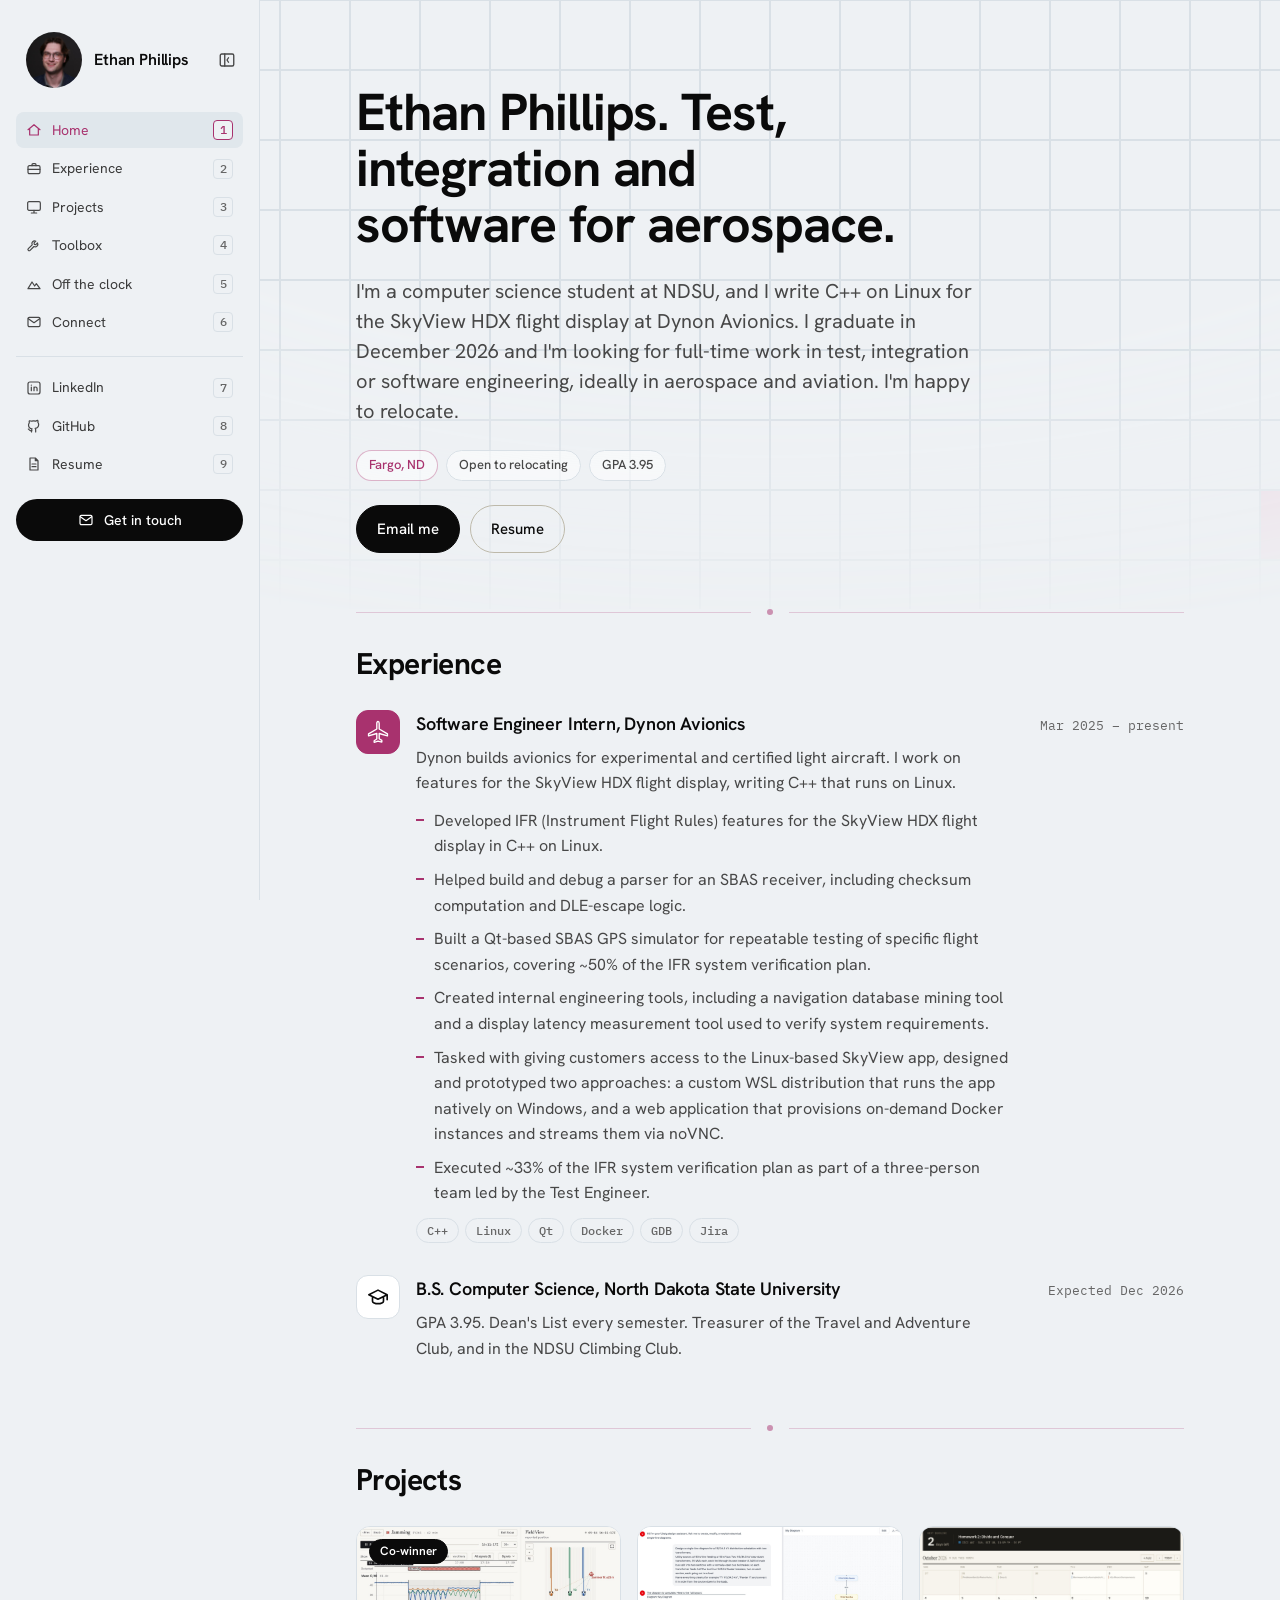
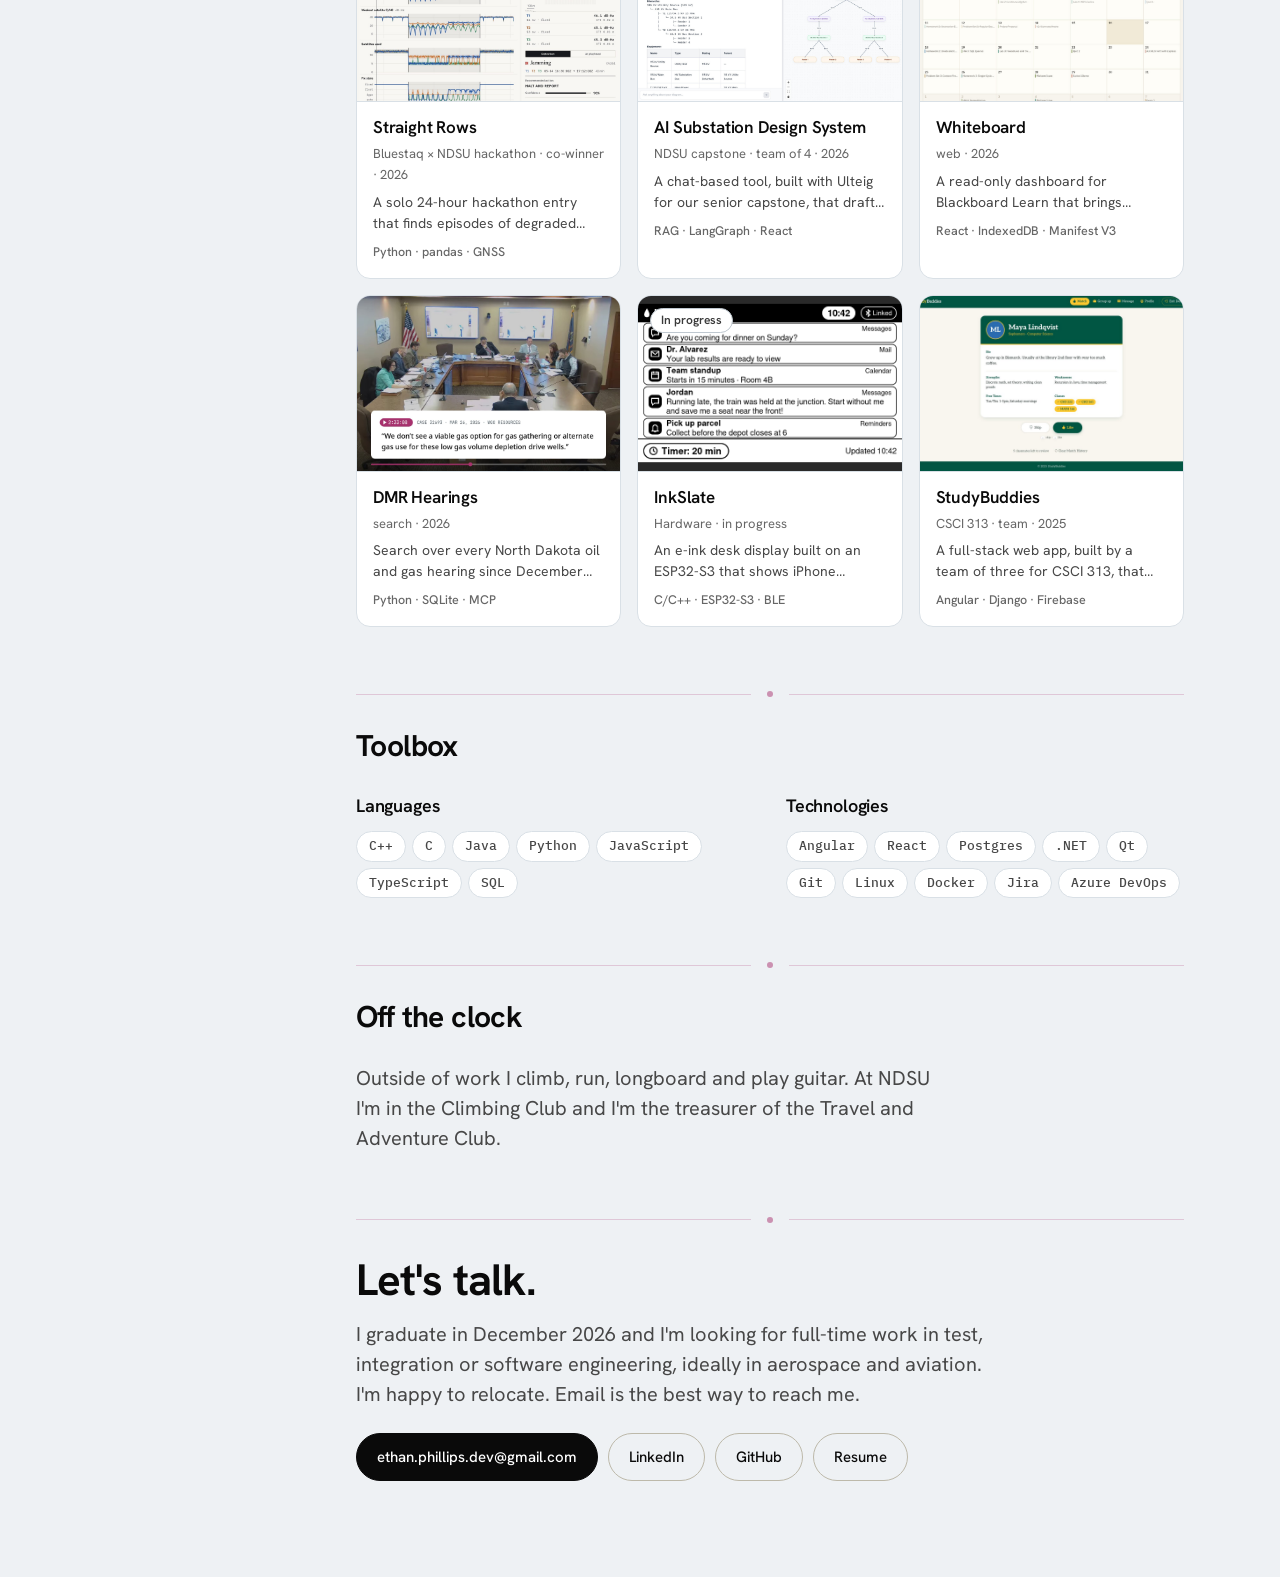
<file: index.html>
<!doctype html>
<html lang="en">
<head>
<meta charset="utf-8">
<meta name="viewport" content="width=device-width, initial-scale=1">
<title>Ethan Phillips | Software, Test &amp; Integration</title>
<meta name="description" content="Ethan Phillips, CS senior at NDSU. C++ on flight displays at Dynon Avionics, plus the simulators and test tools around them. Graduating December 2026, open to relocating.">
<meta name="theme-color" content="#eef1f4">
<link rel="icon" href="data:image/svg+xml,%3Csvg xmlns='http://www.w3.org/2000/svg' viewBox='0 0 32 32'%3E%3Crect width='32' height='32' rx='16' fill='%230a0a0a'/%3E%3Ctext x='16' y='21.5' font-family='Arial' font-weight='700' font-size='15' text-anchor='middle' fill='%23f1f0eb'%3EEP%3C/text%3E%3C/svg%3E">
<link rel="preconnect" href="https://fonts.googleapis.com">
<link rel="preconnect" href="https://fonts.gstatic.com" crossorigin>
<link href="https://fonts.googleapis.com/css2?family=Hanken+Grotesk:ital,wght@0,400;0,500;0,600;0,700;1,400&family=IBM+Plex+Mono:wght@400;500&display=swap" rel="stylesheet">
<script>document.documentElement.classList.add('js')</script>
<link rel="stylesheet" href="styles.css">
</head>
<body>
<a class="skip" href="#main">Skip to content</a>

<div class="shell">

<!-- ============ SIDEBAR ============ -->
<aside class="side" id="side">
  <div class="side-top">
    <div class="who-wrap">
      <button class="avatar" type="button" data-go="top" aria-label="Ethan Phillips, scroll to top"><img src="images/headshot.jpg" alt="" width="120" height="120"></button>
      <div class="who">
        <span class="nm" data-blur>Ethan Phillips</span>
      </div>
    </div>
    <button class="icon-btn collapse" id="collapse" type="button" aria-label="Collapse sidebar" aria-pressed="false">
      <svg viewBox="0 0 24 24" fill="none" aria-hidden="true"><rect x="3" y="4" width="18" height="16" rx="2" stroke="currentColor" stroke-width="1.8"/><path class="chev" d="M9 4v16M14 9l-2 3 2 3" stroke="currentColor" stroke-width="1.8" stroke-linecap="round" stroke-linejoin="round"/></svg>
    </button>
    <a class="talk-mini" href="mailto:ethan.phillips.dev@gmail.com">Get in touch</a>
    <button class="icon-btn burger" id="burger" type="button" aria-label="Open menu" aria-expanded="false">
      <svg viewBox="0 0 24 24" fill="none" aria-hidden="true"><path d="M4 6h16M4 12h16M4 18h16" stroke="currentColor" stroke-width="1.8" stroke-linecap="round"/></svg>
    </button>
  </div>

  <div class="menu-wrap" id="menu">
    <nav class="menu" aria-label="Sections">
      <a class="item" href="#top" data-key="1"><svg viewBox="0 0 24 24" fill="none"><path d="M3 11.5 12 4l9 7.5M5.5 10v9.5h13V10" stroke="currentColor" stroke-width="1.8" stroke-linecap="round" stroke-linejoin="round"/></svg><span class="lab">Home</span><kbd>1</kbd></a>
      <a class="item" href="#experience" data-key="2"><svg viewBox="0 0 24 24" fill="none"><rect x="3" y="7" width="18" height="12" rx="2" stroke="currentColor" stroke-width="1.8"/><path d="M9 7V5.5A1.5 1.5 0 0 1 10.5 4h3A1.5 1.5 0 0 1 15 5.5V7M3 12.5h18" stroke="currentColor" stroke-width="1.8" stroke-linecap="round"/></svg><span class="lab">Experience</span><kbd>2</kbd></a>
      <a class="item" href="#projects" data-key="3"><svg viewBox="0 0 24 24" fill="none"><rect x="2.5" y="4" width="19" height="13" rx="2" stroke="currentColor" stroke-width="1.8"/><path d="M8 21h8M12 17v4" stroke="currentColor" stroke-width="1.8" stroke-linecap="round"/></svg><span class="lab">Projects</span><kbd>3</kbd></a>
      <a class="item" href="#toolbox" data-key="4"><svg viewBox="0 0 24 24" fill="none"><path d="M14.7 6.3a4 4 0 0 0-5.4 5.4L3.5 17.5a1.8 1.8 0 0 0 2.6 2.6l5.8-5.8a4 4 0 0 0 5.4-5.4l-2.6 2.6-2.2-.4-.4-2.2z" stroke="currentColor" stroke-width="1.8" stroke-linejoin="round"/></svg><span class="lab">Toolbox</span><kbd>4</kbd></a>
      <a class="item" href="#about" data-key="5"><svg viewBox="0 0 24 24" fill="none"><path d="m3 19 6-10 4 6 2.5-3.5L21 19z" stroke="currentColor" stroke-width="1.8" stroke-linejoin="round"/></svg><span class="lab">Off the clock</span><kbd>5</kbd></a>
      <a class="item" href="#connect" data-key="6"><svg viewBox="0 0 24 24" fill="none"><rect x="3" y="5" width="18" height="14" rx="2" stroke="currentColor" stroke-width="1.8"/><path d="m3.5 7 8.5 6 8.5-6" stroke="currentColor" stroke-width="1.8" stroke-linecap="round" stroke-linejoin="round"/></svg><span class="lab">Connect</span><kbd>6</kbd></a>
    </nav>

    <nav class="menu" aria-label="Links">
      <a class="item" href="https://www.linkedin.com/in/ethan-phillips27" target="_blank" rel="noopener" data-key="7"><svg viewBox="0 0 24 24" fill="none"><rect x="3" y="3" width="18" height="18" rx="3" stroke="currentColor" stroke-width="1.8"/><path d="M8 10.5V16M8 7.8v.1M12 16v-3.2a2.3 2.3 0 0 1 4.6 0V16M12 10.5V16" stroke="currentColor" stroke-width="1.8" stroke-linecap="round"/></svg><span class="lab">LinkedIn</span><kbd>7</kbd></a>
      <a class="item" href="https://github.com/ethan-phillips26" target="_blank" rel="noopener" data-key="8"><svg viewBox="0 0 24 24" fill="none"><path d="M9 19c-4 1.2-4-2-5.5-2.5M14.5 21v-3.2a2.8 2.8 0 0 0-.8-2.2c2.700-.3 5.300-1.300 5.300-5.800a4.500 4.500 0 0 0-1.200-3.100 4.200 4.200 0 0 0-.1-3.100s-1-.3-3.300 1.200a11.300 11.300 0 0 0-6 0C6.100 3.900 5.100 4.200 5.100 4.200a4.200 4.200 0 0 0-.1 3.100A4.500 4.500 0 0 0 3.800 10.400c0 4.500 2.600 5.500 5.300 5.800a2.800 2.800 0 0 0-.8 2.200V21" stroke="currentColor" stroke-width="1.8" stroke-linecap="round" stroke-linejoin="round"/></svg><span class="lab">GitHub</span><kbd>8</kbd></a>
      <a class="item" href="https://docs.google.com/document/d/1BfpRlP_Sl27fozjAe8JsstnJqhps6gFUvqYwgx23ddA/edit" target="_blank" rel="noopener" data-key="9"><svg viewBox="0 0 24 24" fill="none"><path d="M6 3h8l4 4v14H6zM14 3v4h4M9 12h6M9 16h6" stroke="currentColor" stroke-width="1.8" stroke-linecap="round" stroke-linejoin="round"/></svg><span class="lab">Resume</span><kbd>9</kbd></a>
    </nav>

    <a class="talk" href="mailto:ethan.phillips.dev@gmail.com"><svg viewBox="0 0 24 24" fill="none"><rect x="3" y="5" width="18" height="14" rx="2" stroke="currentColor" stroke-width="1.8"/><path d="m3.5 7 8.5 6 8.5-6" stroke="currentColor" stroke-width="1.8" stroke-linecap="round" stroke-linejoin="round"/></svg><span class="lab">Get in touch</span></a>
  </div>
</aside>

<!-- ============ MAIN ============ -->
<main class="main" id="main">

  <!-- HOME -->
  <section class="hero" id="top">
    <div class="grid-wrap" aria-hidden="true"><div class="grid" id="grid"></div></div>
    <div class="hero-in">
      <h1 data-blur>Ethan Phillips. Test, integration and software for aerospace.</h1>
      <p class="sub" data-blur>I'm a computer science student at NDSU, and I write C++ on Linux for the SkyView HDX flight display at Dynon Avionics. I graduate in December 2026 and I'm looking for full-time work in test, integration or software engineering, ideally in aerospace and aviation. I'm happy to relocate.</p>
      <div class="pills" data-blur>
        <span class="pill">Fargo, ND</span>
        <span class="pill">Open to relocating</span>
        <span class="pill">GPA 3.95</span>
      </div>
      <div class="cta" data-blur>
        <a class="btn solid" href="mailto:ethan.phillips.dev@gmail.com">Email me</a>
        <a class="btn line" href="https://docs.google.com/document/d/1BfpRlP_Sl27fozjAe8JsstnJqhps6gFUvqYwgx23ddA/edit" target="_blank" rel="noopener">Resume</a>
      </div>
    </div>
  </section>

  <div class="rule col" aria-hidden="true"><i></i><b></b><i></i></div>

  <!-- EXPERIENCE -->
  <section class="block" id="experience">
    <div class="col">
      <h2 class="sec">Experience</h2>
      <ol class="timeline">
        <li>
          <span class="av"><svg viewBox="0 0 64 64" fill="none" aria-hidden="true"><path d="M32 4c2 0 3.200 2.400 3.200 5.600V24l22 13.200v5.200L35.200 36v14l7 4.400v4.400L32 56.400 21.800 59.600v-4.400l7-4.400V36L6.800 42.400v-5.200l22-13.200V9.600C28.800 6.400 30 4 32 4z" stroke="currentColor" stroke-width="3.600" stroke-linejoin="round"/></svg></span>
          <div class="tl-body">
            <div class="tl-head"><h3>Software Engineer Intern, Dynon Avionics</h3><span class="date">Mar 2025 – present</span></div>
            <p>Dynon builds avionics for experimental and certified light aircraft. I work on features for the SkyView HDX flight display, writing C++ that runs on Linux.</p>
            <ul class="bul">
              <li>Developed IFR (Instrument Flight Rules) features for the SkyView HDX flight display in C++ on Linux.</li>
              <li>Helped build and debug a parser for an SBAS receiver, including checksum computation and DLE-escape logic.</li>
              <li>Built a Qt-based SBAS GPS simulator for repeatable testing of specific flight scenarios, covering ~50% of the IFR system verification plan.</li>
              <li>Created internal engineering tools, including a navigation database mining tool and a display latency measurement tool used to verify system requirements.</li>
              <li>Tasked with giving customers access to the Linux-based SkyView app, designed and prototyped two approaches: a custom WSL distribution that runs the app natively on Windows, and a web application that provisions on-demand Docker instances and streams them via noVNC.</li>
              <li>Executed ~33% of the IFR system verification plan as part of a three-person team led by the Test Engineer.</li>
            </ul>
            <ul class="tags"><li>C++</li><li>Linux</li><li>Qt</li><li>Docker</li><li>GDB</li><li>Jira</li></ul>
          </div>
        </li>
        <li>
          <span class="av"><svg viewBox="0 0 24 24" fill="none" aria-hidden="true"><path d="M2 9.500 12 4.500l10 5-10 5zM6 12v4.500c0 1.400 2.700 2.800 6 2.800s6-1.400 6-2.800V12M22 9.500v5.500" stroke="currentColor" stroke-width="1.800" stroke-linecap="round" stroke-linejoin="round"/></svg></span>
          <div class="tl-body">
            <div class="tl-head"><h3>B.S. Computer Science, North Dakota State University</h3><span class="date">Expected Dec 2026</span></div>
            <p>GPA 3.95. Dean's List every semester. Treasurer of the Travel and Adventure Club, and in the NDSU Climbing Club.</p>
          </div>
        </li>
      </ol>
    </div>
  </section>

  <div class="rule col" aria-hidden="true"><i></i><b></b><i></i></div>

  <!-- PROJECTS -->
  <section class="block" id="projects">
    <div class="col">
      <h2 class="sec">Projects</h2>
      <div class="pgrid">
        <a class="ptile" href="projects/straight-rows.html">
          <div class="art"><img src="images/straight-rows-tile.jpg" width="1620" height="1080" alt="" loading="lazy"><span class="pbadge solid">Co-winner</span><svg class="go" viewBox="0 0 24 24" width="18" height="18" fill="none" aria-hidden="true"><path d="M7 17 17 7M9 7h8v8" stroke="currentColor" stroke-width="2" stroke-linecap="round" stroke-linejoin="round"/></svg></div>
          <div class="pbody"><h3>Straight Rows</h3><p class="pmeta">Bluestaq × NDSU hackathon · co-winner · 2026</p><p class="psum">A solo 24-hour hackathon entry that finds episodes of degraded GNSS guidance in tractor telemetry and classifies the cause of each one.</p><p class="pstack">Python · pandas · GNSS</p></div>
        </a>

        <a class="ptile" href="projects/substation-design.html">
          <div class="art"><img src="images/substation-tile.jpg" width="1612" height="1075" alt="" loading="lazy"><svg class="go" viewBox="0 0 24 24" width="18" height="18" fill="none" aria-hidden="true"><path d="M7 17 17 7M9 7h8v8" stroke="currentColor" stroke-width="2" stroke-linecap="round" stroke-linejoin="round"/></svg></div>
          <div class="pbody"><h3>AI Substation Design System</h3><p class="pmeta">NDSU capstone · team of 4 · 2026</p><p class="psum">A chat-based tool, built with Ulteig for our senior capstone, that drafts substation single-line diagrams for engineers to refine with follow-up prompts.</p><p class="pstack">RAG · LangGraph · React</p></div>
        </a>

        <a class="ptile" href="projects/whiteboard.html">
          <div class="art"><img src="images/whiteboard-tile.jpg" width="1263" height="842" alt="" loading="lazy"><svg class="go" viewBox="0 0 24 24" width="18" height="18" fill="none" aria-hidden="true"><path d="M7 17 17 7M9 7h8v8" stroke="currentColor" stroke-width="2" stroke-linecap="round" stroke-linejoin="round"/></svg></div>
          <div class="pbody"><h3>Whiteboard</h3><p class="pmeta">web · 2026</p><p class="psum">A read-only dashboard for Blackboard Learn that brings deadlines, grades and announcements from every course into one view, with all data kept in the browser.</p><p class="pstack">React · IndexedDB · Manifest V3</p></div>
        </a>

        <a class="ptile" href="projects/dmr-hearings.html">
          <div class="art"><img src="images/dmr-tile.jpg" width="1500" height="1000" alt="" loading="lazy"><svg class="go" viewBox="0 0 24 24" width="18" height="18" fill="none" aria-hidden="true"><path d="M7 17 17 7M9 7h8v8" stroke="currentColor" stroke-width="2" stroke-linecap="round" stroke-linejoin="round"/></svg></div>
          <div class="pbody"><h3>DMR Hearings</h3><p class="pmeta">search · 2026</p><p class="psum">Search over every North Dakota oil and gas hearing since December 2021, with each result linked to the exact moment in the recording.</p><p class="pstack">Python · SQLite · MCP</p></div>
        </a>

        <a class="ptile" href="projects/inkslate.html">
          <div class="art"><img src="images/inkslate-tile.png" width="1200" height="800" alt="" loading="lazy"><span class="pbadge">In progress</span><svg class="go" viewBox="0 0 24 24" width="18" height="18" fill="none" aria-hidden="true"><path d="M7 17 17 7M9 7h8v8" stroke="currentColor" stroke-width="2" stroke-linecap="round" stroke-linejoin="round"/></svg></div>
          <div class="pbody"><h3>InkSlate</h3><p class="pmeta">Hardware · in progress</p><p class="psum">An e-ink desk display built on an ESP32-S3 that shows iPhone notifications over Bluetooth Low Energy and runs a countdown timer.</p><p class="pstack">C/C++ · ESP32-S3 · BLE</p></div>
        </a>

        <a class="ptile" href="projects/studybuddies.html">
          <div class="art"><img src="images/studybuddies-tile.jpg" width="1200" height="800" alt="" loading="lazy"><svg class="go" viewBox="0 0 24 24" width="18" height="18" fill="none" aria-hidden="true"><path d="M7 17 17 7M9 7h8v8" stroke="currentColor" stroke-width="2" stroke-linecap="round" stroke-linejoin="round"/></svg></div>
          <div class="pbody"><h3>StudyBuddies</h3><p class="pmeta">CSCI 313 · team · 2025</p><p class="psum">A full-stack web app, built by a team of three for CSCI 313, that pairs students as study partners based on the classes they share.</p><p class="pstack">Angular · Django · Firebase</p></div>
        </a>
      </div>
    </div>
  </section>

  <div class="rule col" aria-hidden="true"><i></i><b></b><i></i></div>

  <!-- TOOLBOX -->
  <section class="block" id="toolbox">
    <div class="col">
      <h2 class="sec">Toolbox</h2>
      <div class="tool-grid">
        <div>
          <h3>Languages</h3>
          <ul class="tags big"><li>C++</li><li>C</li><li>Java</li><li>Python</li><li>JavaScript</li><li>TypeScript</li><li>SQL</li></ul>
        </div>
        <div>
          <h3>Technologies</h3>
          <ul class="tags big"><li>Angular</li><li>React</li><li>Postgres</li><li>.NET</li><li>Qt</li><li>Git</li><li>Linux</li><li>Docker</li><li>Jira</li><li>Azure DevOps</li></ul>
        </div>
      </div>
    </div>
  </section>

  <div class="rule col" aria-hidden="true"><i></i><b></b><i></i></div>

  <!-- ABOUT -->
  <section class="block" id="about">
    <div class="col">
      <h2 class="sec">Off the clock</h2>
      <p class="lead">Outside of work I climb, run, longboard and play guitar. At NDSU I'm in the Climbing Club and I'm the treasurer of the Travel and Adventure Club.</p>
    </div>
  </section>

  <div class="rule col" aria-hidden="true"><i></i><b></b><i></i></div>

  <!-- CONNECT -->
  <section class="block last" id="connect">
    <div class="col">
      <h2 class="sec big">Let's talk.</h2>
      <p class="lead">I graduate in December 2026 and I'm looking for full-time work in test, integration or software engineering, ideally in aerospace and aviation. I'm happy to relocate. Email is the best way to reach me.</p>
      <div class="cta">
        <a class="btn solid" href="mailto:ethan.phillips.dev@gmail.com">ethan.phillips.dev@gmail.com</a>
        <a class="btn line" href="https://www.linkedin.com/in/ethan-phillips27" target="_blank" rel="noopener">LinkedIn</a>
        <a class="btn line" href="https://github.com/ethan-phillips26" target="_blank" rel="noopener">GitHub</a>
        <a class="btn line" href="https://docs.google.com/document/d/1BfpRlP_Sl27fozjAe8JsstnJqhps6gFUvqYwgx23ddA/edit" target="_blank" rel="noopener">Resume</a>
      </div>
    </div>
  </section>

</main>
</div>

<dialog class="lb" id="lb" aria-label="Screenshot"><button class="lb-x" type="button" aria-label="Close">Close</button><img alt=""></dialog>
<script src="main.js"></script>
</body>
</html>
</file>
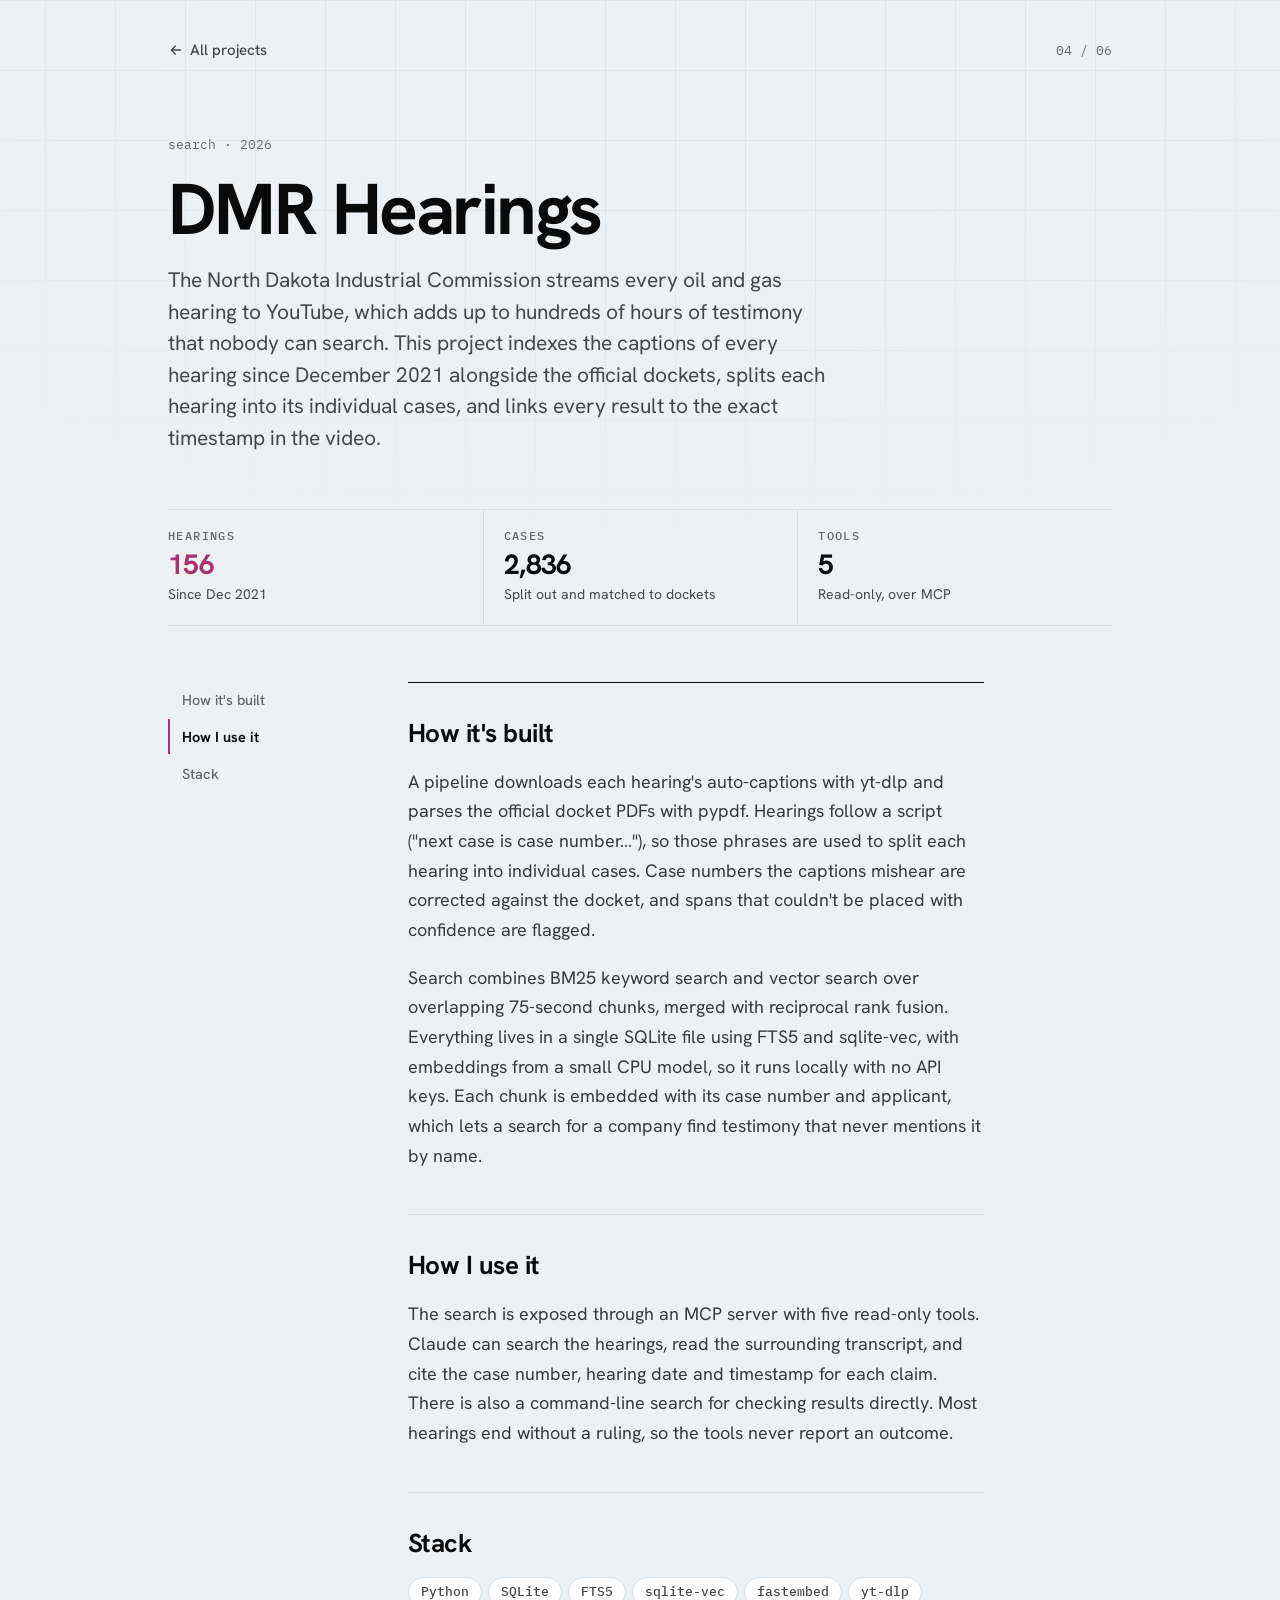
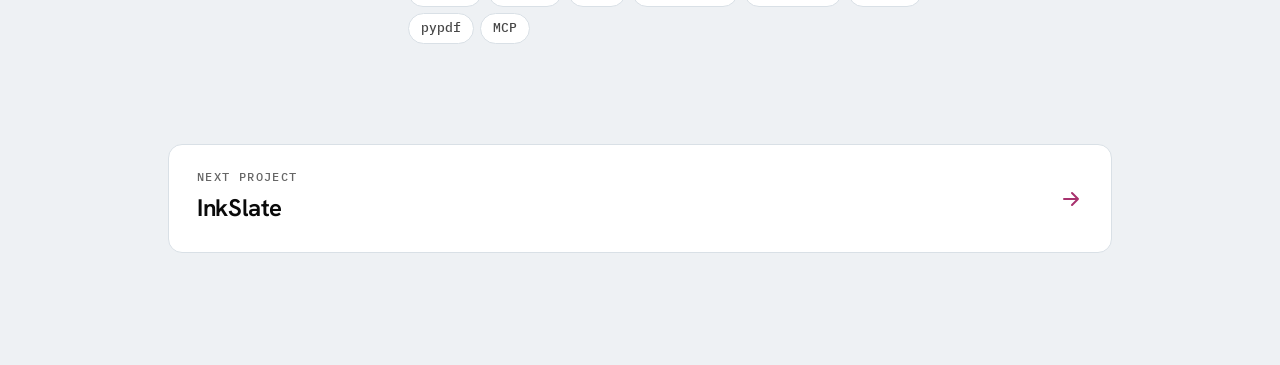
<file: projects/dmr-hearings.html>
<!doctype html>
<html lang="en">
<head>
<meta charset="utf-8">
<meta name="viewport" content="width=device-width, initial-scale=1">
<title>DMR Hearings | Ethan Phillips</title>
<meta name="description" content="Search across five years of ND oil and gas hearings, with every result linked to its moment in the recording.">
<meta name="theme-color" content="#eef1f4">
<link rel="preconnect" href="https://fonts.googleapis.com">
<link rel="preconnect" href="https://fonts.gstatic.com" crossorigin>
<link href="https://fonts.googleapis.com/css2?family=Hanken+Grotesk:ital,wght@0,400;0,500;0,600;0,700;1,400&family=IBM+Plex+Mono:wght@400;500&display=swap" rel="stylesheet">
<link rel="stylesheet" href="../styles.css">
</head>
<body class="pp">
<a class="skip" href="#main">Skip to content</a>
<main class="pp-main" id="main">
  <div class="pp-top"><a class="back" href="../index.html#projects"><svg viewBox="0 0 24 24" width="16" height="16" fill="none" aria-hidden="true"><path d="M19 12H5M11 6l-6 6 6 6" stroke="currentColor" stroke-width="2" stroke-linecap="round" stroke-linejoin="round"/></svg>All projects</a><span class="pp-count">04 / 06</span></div>
  <header class="pp-head">
    <div class="pp-eyebrow"><span class="meta">search · 2026</span></div>
    <h1>DMR Hearings</h1>
    <p class="pp-lede">The North Dakota Industrial Commission streams every oil and gas hearing to YouTube, which adds up to hundreds of hours of testimony that nobody can search. This project indexes the captions of every hearing since December 2021 alongside the official dockets, splits each hearing into its individual cases, and links every result to the exact timestamp in the video.</p>
    
  </header>
  <dl class="pp-facts"><div><dt>Hearings</dt><dd class="n hi">156</dd><dd class="s">Since Dec 2021</dd></div><div><dt>Cases</dt><dd class="n">2,836</dd><dd class="s">Split out and matched to dockets</dd></div><div><dt>Tools</dt><dd class="n">5</dd><dd class="s">Read-only, over MCP</dd></div></dl>
  <div class="pp-body">
    <nav class="pp-index" aria-label="On this page"><a href="#how">How it&#x27;s built</a><a href="#use">How I use it</a><a href="#stack">Stack</a></nav>
    <div class="pp-sections"><section id="how"><h2>How it&#x27;s built</h2><p>A pipeline downloads each hearing's auto-captions with yt-dlp and parses the official docket PDFs with pypdf. Hearings follow a script (&quot;next case is case number&hellip;&quot;), so those phrases are used to split each hearing into individual cases. Case numbers the captions mishear are corrected against the docket, and spans that couldn't be placed with confidence are flagged.</p><p>Search combines BM25 keyword search and vector search over overlapping 75-second chunks, merged with reciprocal rank fusion. Everything lives in a single SQLite file using FTS5 and sqlite-vec, with embeddings from a small CPU model, so it runs locally with no API keys. Each chunk is embedded with its case number and applicant, which lets a search for a company find testimony that never mentions it by name.</p></section><section id="use"><h2>How I use it</h2><p>The search is exposed through an MCP server with five read-only tools. Claude can search the hearings, read the surrounding transcript, and cite the case number, hearing date and timestamp for each claim. There is also a command-line search for checking results directly. Most hearings end without a ruling, so the tools never report an outcome.</p></section><section id="stack"><h2>Stack</h2><ul class="tags big"><li>Python</li><li>SQLite</li><li>FTS5</li><li>sqlite-vec</li><li>fastembed</li><li>yt-dlp</li><li>pypdf</li><li>MCP</li></ul></section></div>
  </div>
<a class="pp-next" href="inkslate.html"><span><span class="pp-next-k">Next project</span><span class="pp-next-t">InkSlate</span></span><svg viewBox="0 0 24 24" width="24" height="24" fill="none" aria-hidden="true"><path d="M5 12h14M13 6l6 6-6 6" stroke="currentColor" stroke-width="2" stroke-linecap="round" stroke-linejoin="round"/></svg></a>
</main>
<script>
(function(){var l=[].slice.call(document.querySelectorAll('.pp-index a'));if(!('IntersectionObserver' in window))return;
var o=new IntersectionObserver(function(e){e.forEach(function(x){if(x.isIntersecting){l.forEach(function(a){a.removeAttribute('aria-current');if(a.getAttribute('href')==='#'+x.target.id)a.setAttribute('aria-current','true')})}})},{rootMargin:'-20% 0px -70% 0px'});
document.querySelectorAll('.pp-sections section').forEach(function(s){o.observe(s)})})();
</script>
</body>
</html>
</file>
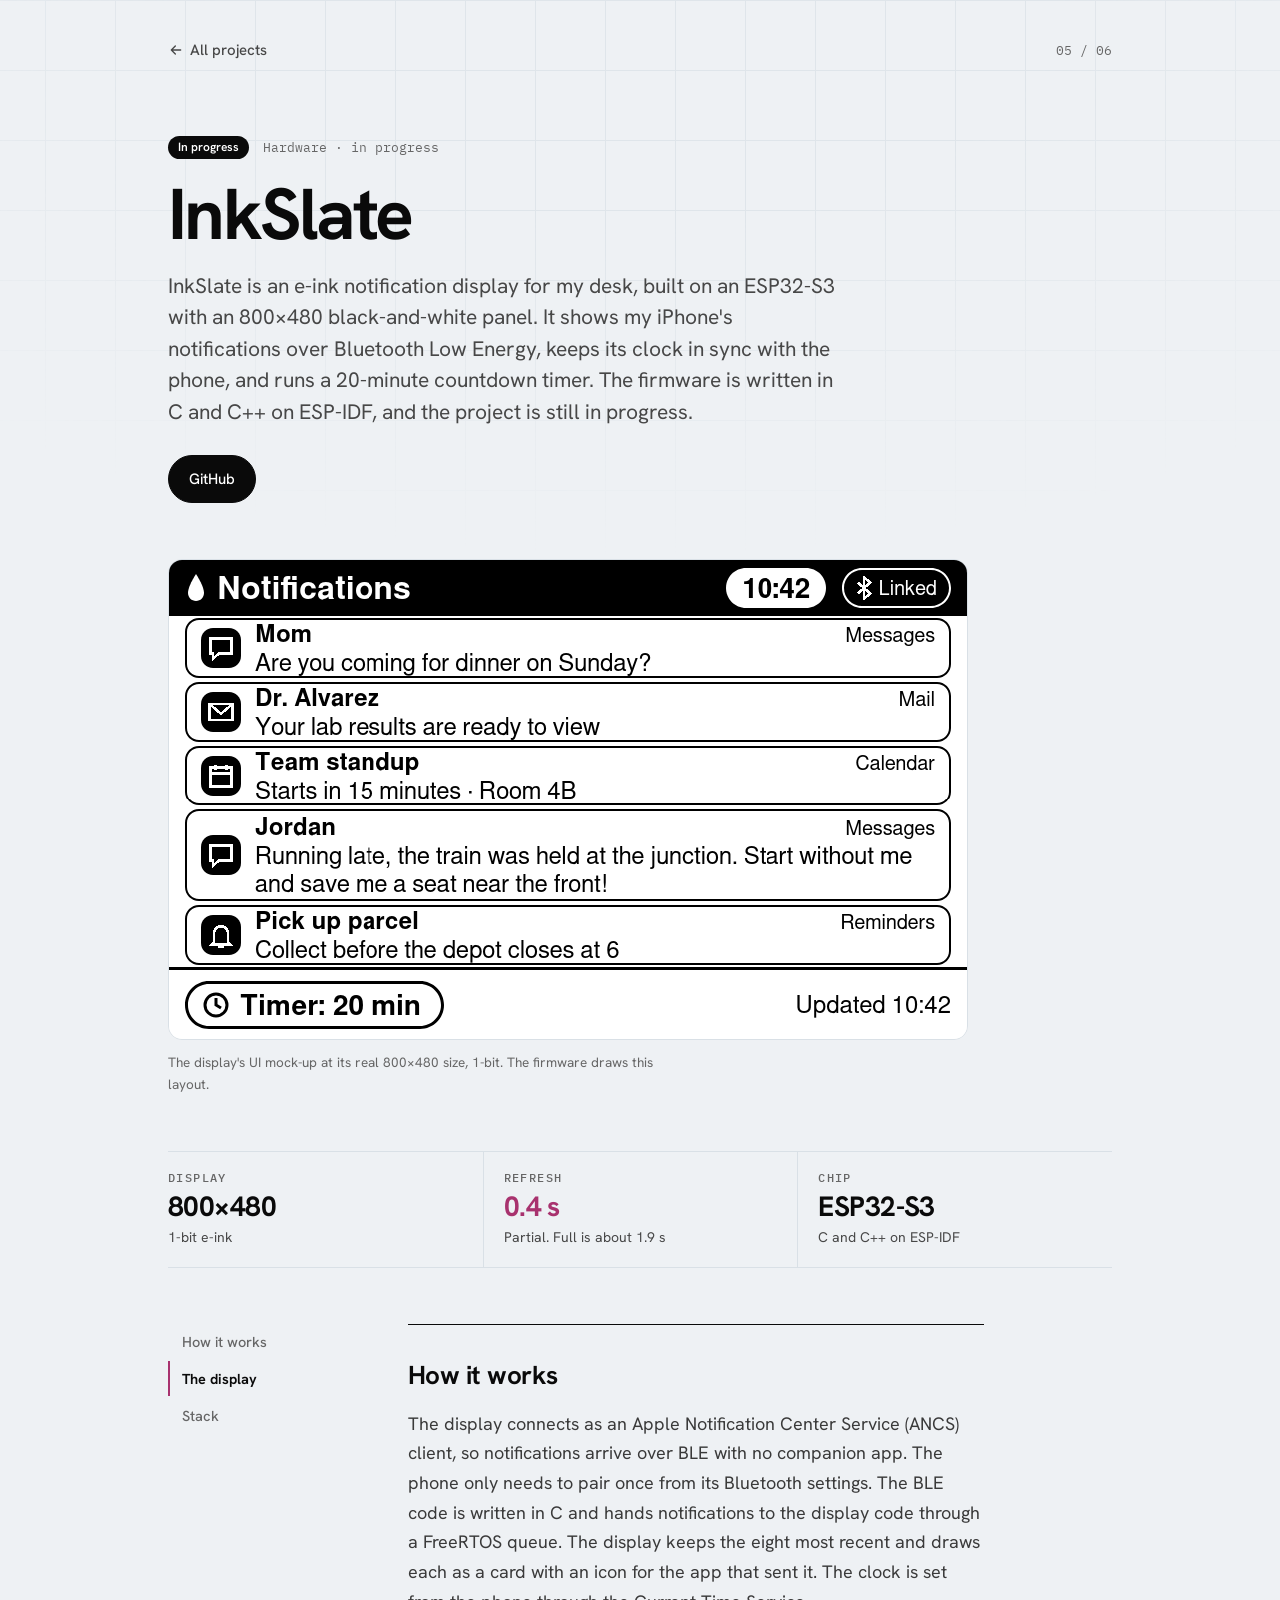
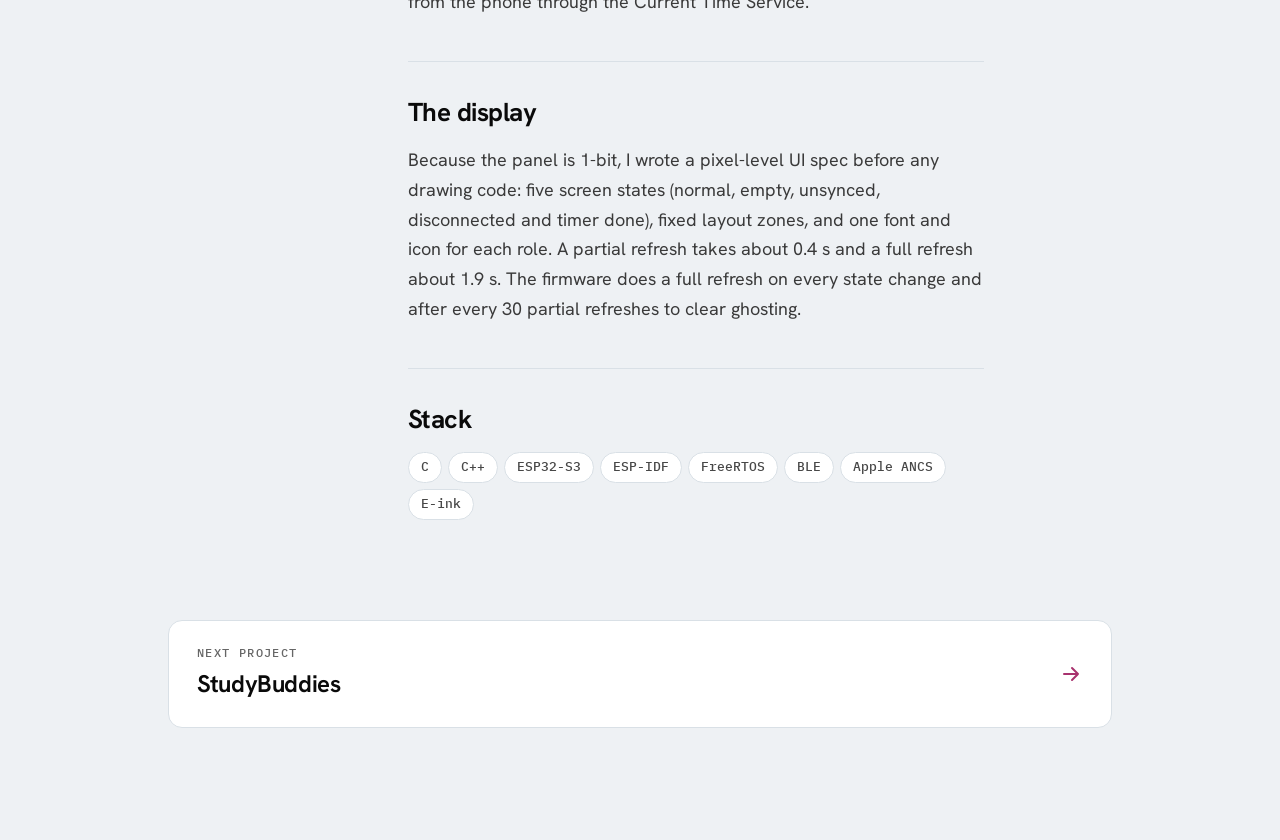
<file: projects/inkslate.html>
<!doctype html>
<html lang="en">
<head>
<meta charset="utf-8">
<meta name="viewport" content="width=device-width, initial-scale=1">
<title>InkSlate | Ethan Phillips</title>
<meta name="description" content="An e-ink desk display that shows iPhone notifications over Bluetooth.">
<meta name="theme-color" content="#eef1f4">
<link rel="preconnect" href="https://fonts.googleapis.com">
<link rel="preconnect" href="https://fonts.gstatic.com" crossorigin>
<link href="https://fonts.googleapis.com/css2?family=Hanken+Grotesk:ital,wght@0,400;0,500;0,600;0,700;1,400&family=IBM+Plex+Mono:wght@400;500&display=swap" rel="stylesheet">
<link rel="stylesheet" href="../styles.css">
</head>
<body class="pp">
<a class="skip" href="#main">Skip to content</a>
<main class="pp-main" id="main">
  <div class="pp-top"><a class="back" href="../index.html#projects"><svg viewBox="0 0 24 24" width="16" height="16" fill="none" aria-hidden="true"><path d="M19 12H5M11 6l-6 6 6 6" stroke="currentColor" stroke-width="2" stroke-linecap="round" stroke-linejoin="round"/></svg>All projects</a><span class="pp-count">05 / 06</span></div>
  <header class="pp-head">
    <div class="pp-eyebrow"><span class="pp-badge">In progress</span><span class="meta">Hardware · in progress</span></div>
    <h1>InkSlate</h1>
    <p class="pp-lede">InkSlate is an e-ink notification display for my desk, built on an ESP32-S3 with an 800&times;480 black-and-white panel. It shows my iPhone&#x27;s notifications over Bluetooth Low Energy, keeps its clock in sync with the phone, and runs a 20-minute countdown timer. The firmware is written in C and C++ on ESP-IDF, and the project is still in progress.</p>
    <div class="cta"><a class="btn solid" href="https://github.com/ethan-phillips26/InkSlate" target="_blank" rel="noopener">GitHub</a></div>
  </header>
  <figure class="hero-fig"><img class="hero-img" src="../images/inkslate-ui.png" width="800" height="480" alt="The InkSlate display in its normal state: a header with the time and a Linked Bluetooth pill, a list of notification cards, and a timer pill in the footer"><figcaption>The display&#x27;s UI mock-up at its real 800&times;480 size, 1-bit. The firmware draws this layout.</figcaption></figure>
  <dl class="pp-facts"><div><dt>Display</dt><dd class="n">800×480</dd><dd class="s">1-bit e-ink</dd></div><div><dt>Refresh</dt><dd class="n hi">0.4 s</dd><dd class="s">Partial. Full is about 1.9 s</dd></div><div><dt>Chip</dt><dd class="n">ESP32-S3</dd><dd class="s">C and C++ on ESP-IDF</dd></div></dl>
    <div class="pp-body">
    <nav class="pp-index" aria-label="On this page"><a href="#how">How it works</a><a href="#ui">The display</a><a href="#stack">Stack</a></nav>
    <div class="pp-sections"><section id="how"><h2>How it works</h2><p>The display connects as an Apple Notification Center Service (ANCS) client, so notifications arrive over BLE with no companion app. The phone only needs to pair once from its Bluetooth settings. The BLE code is written in C and hands notifications to the display code through a FreeRTOS queue. The display keeps the eight most recent and draws each as a card with an icon for the app that sent it. The clock is set from the phone through the Current Time Service.</p></section><section id="ui"><h2>The display</h2><p>Because the panel is 1-bit, I wrote a pixel-level UI spec before any drawing code: five screen states (normal, empty, unsynced, disconnected and timer done), fixed layout zones, and one font and icon for each role. A partial refresh takes about 0.4 s and a full refresh about 1.9 s. The firmware does a full refresh on every state change and after every 30 partial refreshes to clear ghosting.</p></section><section id="stack"><h2>Stack</h2><ul class="tags big"><li>C</li><li>C++</li><li>ESP32-S3</li><li>ESP-IDF</li><li>FreeRTOS</li><li>BLE</li><li>Apple ANCS</li><li>E-ink</li></ul></section></div>
  </div>
<a class="pp-next" href="studybuddies.html"><span><span class="pp-next-k">Next project</span><span class="pp-next-t">StudyBuddies</span></span><svg viewBox="0 0 24 24" width="24" height="24" fill="none" aria-hidden="true"><path d="M5 12h14M13 6l6 6-6 6" stroke="currentColor" stroke-width="2" stroke-linecap="round" stroke-linejoin="round"/></svg></a>
</main>
<script>
(function(){var l=[].slice.call(document.querySelectorAll('.pp-index a'));if(!('IntersectionObserver' in window))return;
var o=new IntersectionObserver(function(e){e.forEach(function(x){if(x.isIntersecting){l.forEach(function(a){a.removeAttribute('aria-current');if(a.getAttribute('href')==='#'+x.target.id)a.setAttribute('aria-current','true')})}})},{rootMargin:'-20% 0px -70% 0px'});
document.querySelectorAll('.pp-sections section').forEach(function(s){o.observe(s)})})();
</script>
</body>
</html>
</file>
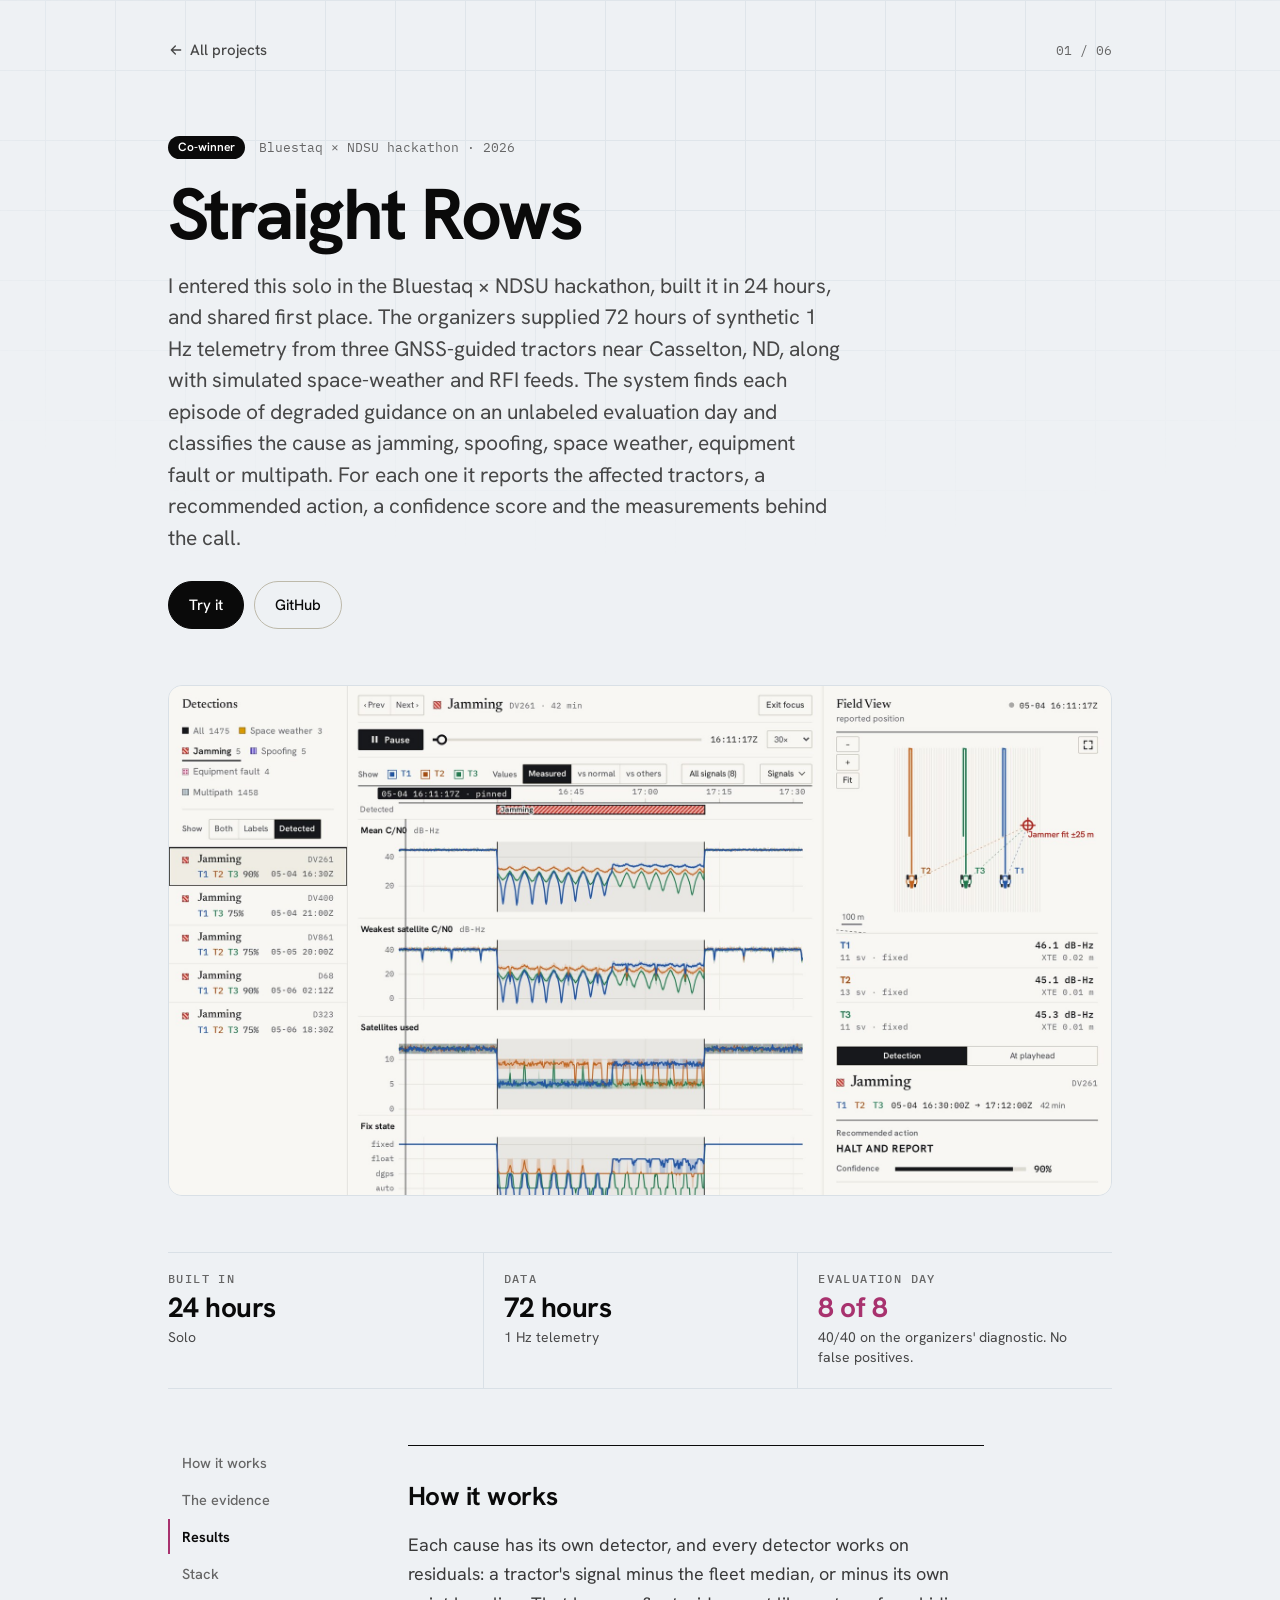
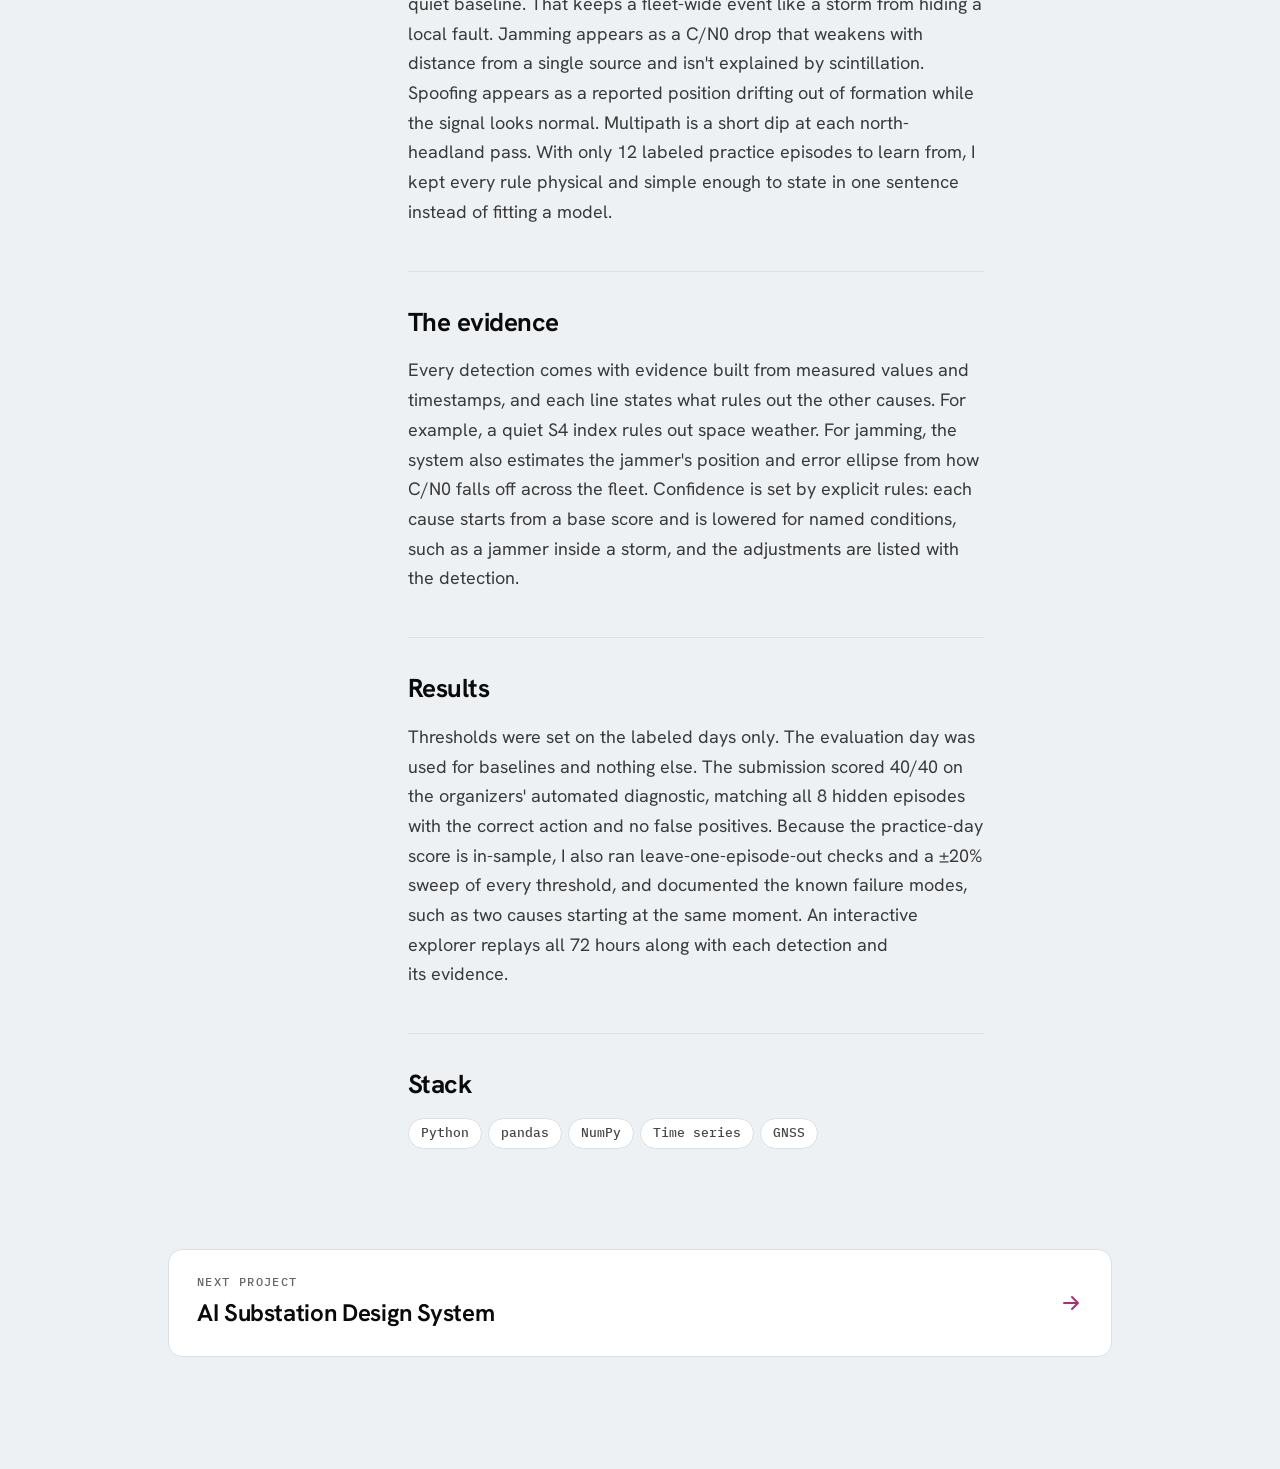
<file: projects/straight-rows.html>
<!doctype html>
<html lang="en">
<head>
<meta charset="utf-8">
<meta name="viewport" content="width=device-width, initial-scale=1">
<title>Straight Rows | Ethan Phillips</title>
<meta name="description" content="Detects and classifies GNSS guidance faults across a simulated tractor fleet.">
<meta name="theme-color" content="#eef1f4">
<link rel="preconnect" href="https://fonts.googleapis.com">
<link rel="preconnect" href="https://fonts.gstatic.com" crossorigin>
<link href="https://fonts.googleapis.com/css2?family=Hanken+Grotesk:ital,wght@0,400;0,500;0,600;0,700;1,400&family=IBM+Plex+Mono:wght@400;500&display=swap" rel="stylesheet">
<link rel="stylesheet" href="../styles.css">
</head>
<body class="pp">
<a class="skip" href="#main">Skip to content</a>
<main class="pp-main" id="main">
  <div class="pp-top"><a class="back" href="../index.html#projects"><svg viewBox="0 0 24 24" width="16" height="16" fill="none" aria-hidden="true"><path d="M19 12H5M11 6l-6 6 6 6" stroke="currentColor" stroke-width="2" stroke-linecap="round" stroke-linejoin="round"/></svg>All projects</a><span class="pp-count">01 / 06</span></div>
  <header class="pp-head">
    <div class="pp-eyebrow"><span class="pp-badge">Co-winner</span><span class="meta">Bluestaq × NDSU hackathon · 2026</span></div>
    <h1>Straight Rows</h1>
    <p class="pp-lede">I entered this solo in the Bluestaq &times; NDSU hackathon, built it in 24 hours, and shared first place. The organizers supplied 72 hours of synthetic 1 Hz telemetry from three GNSS-guided tractors near Casselton, ND, along with simulated space-weather and RFI feeds. The system finds each episode of degraded guidance on an unlabeled evaluation day and classifies the cause as jamming, spoofing, space weather, equipment fault or multipath. For each one it reports the affected tractors, a recommended action, a confidence score and the measurements behind the call.</p>
    <div class="cta"><a class="btn solid" href="https://ethanphillips.dev/straight-rows-hackathon" target="_blank" rel="noopener">Try it</a><a class="btn line" href="https://github.com/ethan-phillips26/straight-rows-hackathon" target="_blank" rel="noopener">GitHub</a></div>
  </header>
  <img class="hero-img" src="../images/straight-rows.jpg" width="2000" height="1080" alt="The Straight Rows explorer on a jamming detection: the detection list, mean and weakest-satellite C/N0 charts with the jamming episode shaded, the field view with three tractors and the fitted jammer position, and the start of the written evidence.">
  <dl class="pp-facts"><div><dt>Built in</dt><dd class="n">24 hours</dd><dd class="s">Solo</dd></div><div><dt>Data</dt><dd class="n">72 hours</dd><dd class="s">1 Hz telemetry</dd></div><div><dt>Evaluation day</dt><dd class="n hi">8 of 8</dd><dd class="s">40/40 on the organizers&#x27; diagnostic. No false positives.</dd></div></dl>
    <div class="pp-body">
    <nav class="pp-index" aria-label="On this page"><a href="#how">How it works</a><a href="#evidence">The evidence</a><a href="#results">Results</a><a href="#stack">Stack</a></nav>
    <div class="pp-sections"><section id="how"><h2>How it works</h2><p>Each cause has its own detector, and every detector works on residuals: a tractor's signal minus the fleet median, or minus its own quiet baseline. That keeps a fleet-wide event like a storm from hiding a local fault. Jamming appears as a C/N0 drop that weakens with distance from a single source and isn't explained by scintillation. Spoofing appears as a reported position drifting out of formation while the signal looks normal. Multipath is a short dip at each north-headland pass. With only 12 labeled practice episodes to learn from, I kept every rule physical and simple enough to state in one sentence instead of fitting a model.</p></section><section id="evidence"><h2>The evidence</h2><p>Every detection comes with evidence built from measured values and timestamps, and each line states what rules out the other causes. For example, a quiet S4 index rules out space weather. For jamming, the system also estimates the jammer's position and error ellipse from how C/N0 falls off across the fleet. Confidence is set by explicit rules: each cause starts from a base score and is lowered for named conditions, such as a jammer inside a storm, and the adjustments are listed with the detection.</p></section><section id="results"><h2>Results</h2><p>Thresholds were set on the labeled days only. The evaluation day was used for baselines and nothing else. The submission scored 40/40 on the organizers' automated diagnostic, matching all 8 hidden episodes with the correct action and no false positives. Because the practice-day score is in-sample, I also ran leave-one-episode-out checks and a &plusmn;20% sweep of every threshold, and documented the known failure modes, such as two causes starting at the same moment. An interactive explorer replays all 72 hours along with each detection and its evidence.</p></section><section id="stack"><h2>Stack</h2><ul class="tags big"><li>Python</li><li>pandas</li><li>NumPy</li><li>Time series</li><li>GNSS</li></ul></section></div>
  </div>
<a class="pp-next" href="substation-design.html"><span><span class="pp-next-k">Next project</span><span class="pp-next-t">AI Substation Design System</span></span><svg viewBox="0 0 24 24" width="24" height="24" fill="none" aria-hidden="true"><path d="M5 12h14M13 6l6 6-6 6" stroke="currentColor" stroke-width="2" stroke-linecap="round" stroke-linejoin="round"/></svg></a>
</main>
<script>
(function(){var l=[].slice.call(document.querySelectorAll('.pp-index a'));if(!('IntersectionObserver' in window))return;
var o=new IntersectionObserver(function(e){e.forEach(function(x){if(x.isIntersecting){l.forEach(function(a){a.removeAttribute('aria-current');if(a.getAttribute('href')==='#'+x.target.id)a.setAttribute('aria-current','true')})}})},{rootMargin:'-20% 0px -70% 0px'});
document.querySelectorAll('.pp-sections section').forEach(function(s){o.observe(s)})})();
</script>
</body>
</html>
</file>
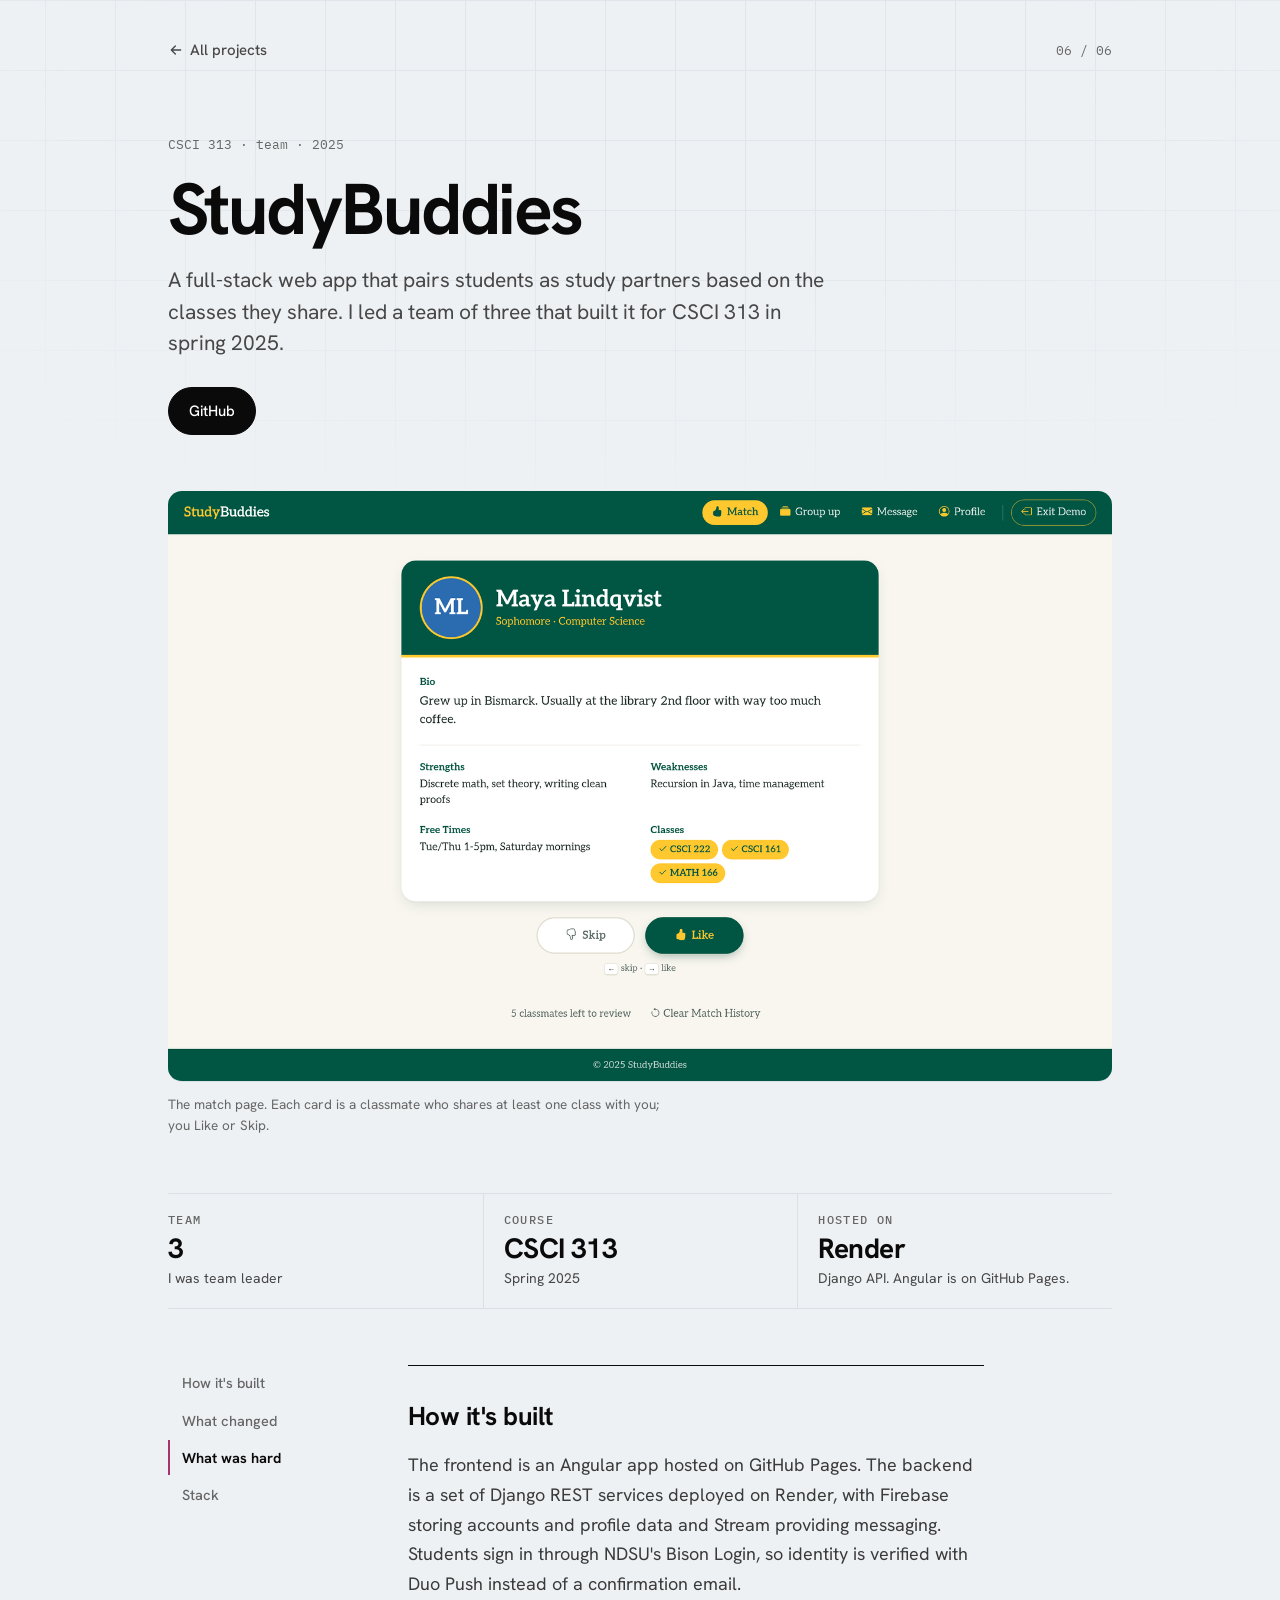
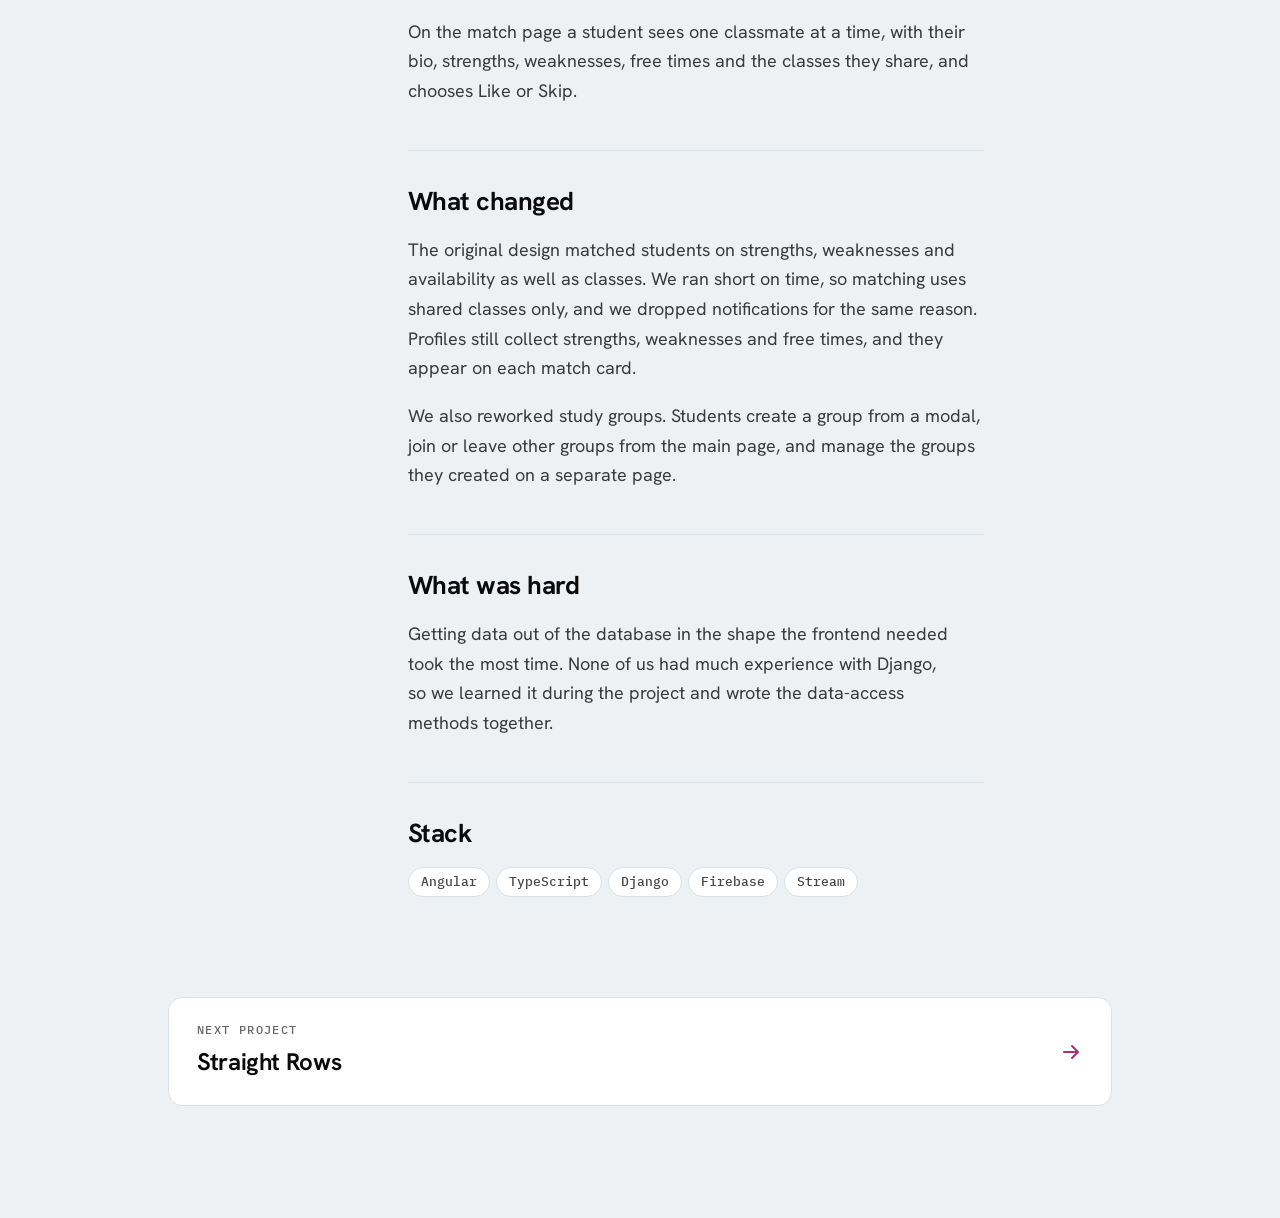
<file: projects/studybuddies.html>
<!doctype html>
<html lang="en">
<head>
<meta charset="utf-8">
<meta name="viewport" content="width=device-width, initial-scale=1">
<title>StudyBuddies | Ethan Phillips</title>
<meta name="description" content="A web app that matches students as study partners based on the classes they share.">
<meta name="theme-color" content="#eef1f4">
<link rel="preconnect" href="https://fonts.googleapis.com">
<link rel="preconnect" href="https://fonts.gstatic.com" crossorigin>
<link href="https://fonts.googleapis.com/css2?family=Hanken+Grotesk:ital,wght@0,400;0,500;0,600;0,700;1,400&family=IBM+Plex+Mono:wght@400;500&display=swap" rel="stylesheet">
<link rel="stylesheet" href="../styles.css">
</head>
<body class="pp">
<a class="skip" href="#main">Skip to content</a>
<main class="pp-main" id="main">
  <div class="pp-top"><a class="back" href="../index.html#projects"><svg viewBox="0 0 24 24" width="16" height="16" fill="none" aria-hidden="true"><path d="M19 12H5M11 6l-6 6 6 6" stroke="currentColor" stroke-width="2" stroke-linecap="round" stroke-linejoin="round"/></svg>All projects</a><span class="pp-count">06 / 06</span></div>
  <header class="pp-head">
    <div class="pp-eyebrow"><span class="meta">CSCI 313 · team · 2025</span></div>
    <h1>StudyBuddies</h1>
    <p class="pp-lede">A full-stack web app that pairs students as study partners based on the classes they share. I led a team of three that built it for CSCI 313 in spring 2025.</p>
    <div class="cta"><a class="btn solid" href="https://github.com/ethan-phillips26/studyBuddies" target="_blank" rel="noopener">GitHub</a></div>
  </header>
  <figure class="hero-fig"><img class="hero-img shot" src="../images/studybuddies-match.png" width="1600" height="1000" alt="The StudyBuddies match page showing a classmate's profile card with bio, strengths, weaknesses, free times and shared classes, and Skip and Like buttons"><figcaption>The match page. Each card is a classmate who shares at least one class with you; you Like or Skip.</figcaption></figure>
  <dl class="pp-facts"><div><dt>Team</dt><dd class="n">3</dd><dd class="s">I was team leader</dd></div><div><dt>Course</dt><dd class="n">CSCI 313</dd><dd class="s">Spring 2025</dd></div><div><dt>Hosted on</dt><dd class="n">Render</dd><dd class="s">Django API. Angular is on GitHub Pages.</dd></div></dl>
  <div class="pp-body">
    <nav class="pp-index" aria-label="On this page"><a href="#how">How it&#x27;s built</a><a href="#scope">What changed</a><a href="#hard">What was hard</a><a href="#stack">Stack</a></nav>
    <div class="pp-sections"><section id="how"><h2>How it&#x27;s built</h2><p>The frontend is an Angular app hosted on GitHub Pages. The backend is a set of Django REST services deployed on Render, with Firebase storing accounts and profile data and Stream providing messaging. Students sign in through NDSU&#x27;s Bison Login, so identity is verified with Duo Push instead of a confirmation email.</p><p>On the match page a student sees one classmate at a time, with their bio, strengths, weaknesses, free times and the classes they share, and chooses Like or Skip.</p></section><section id="scope"><h2>What changed</h2><p>The original design matched students on strengths, weaknesses and availability as well as classes. We ran short on time, so matching uses shared classes only, and we dropped notifications for the same reason. Profiles still collect strengths, weaknesses and free times, and they appear on each match card.</p><p>We also reworked study groups. Students create a group from a modal, join or leave other groups from the main page, and manage the groups they created on a separate page.</p></section><section id="hard"><h2>What was hard</h2><p>Getting data out of the database in the shape the frontend needed took the most time. None of us had much experience with Django, so we learned it during the project and wrote the data-access methods together.</p></section><section id="stack"><h2>Stack</h2><ul class="tags big"><li>Angular</li><li>TypeScript</li><li>Django</li><li>Firebase</li><li>Stream</li></ul></section></div>
  </div>
<a class="pp-next" href="straight-rows.html"><span><span class="pp-next-k">Next project</span><span class="pp-next-t">Straight Rows</span></span><svg viewBox="0 0 24 24" width="24" height="24" fill="none" aria-hidden="true"><path d="M5 12h14M13 6l6 6-6 6" stroke="currentColor" stroke-width="2" stroke-linecap="round" stroke-linejoin="round"/></svg></a>
</main>
<script>
(function(){var l=[].slice.call(document.querySelectorAll('.pp-index a'));if(!('IntersectionObserver' in window))return;
var o=new IntersectionObserver(function(e){e.forEach(function(x){if(x.isIntersecting){l.forEach(function(a){a.removeAttribute('aria-current');if(a.getAttribute('href')==='#'+x.target.id)a.setAttribute('aria-current','true')})}})},{rootMargin:'-20% 0px -70% 0px'});
document.querySelectorAll('.pp-sections section').forEach(function(s){o.observe(s)})})();
</script>
</body>
</html>
</file>
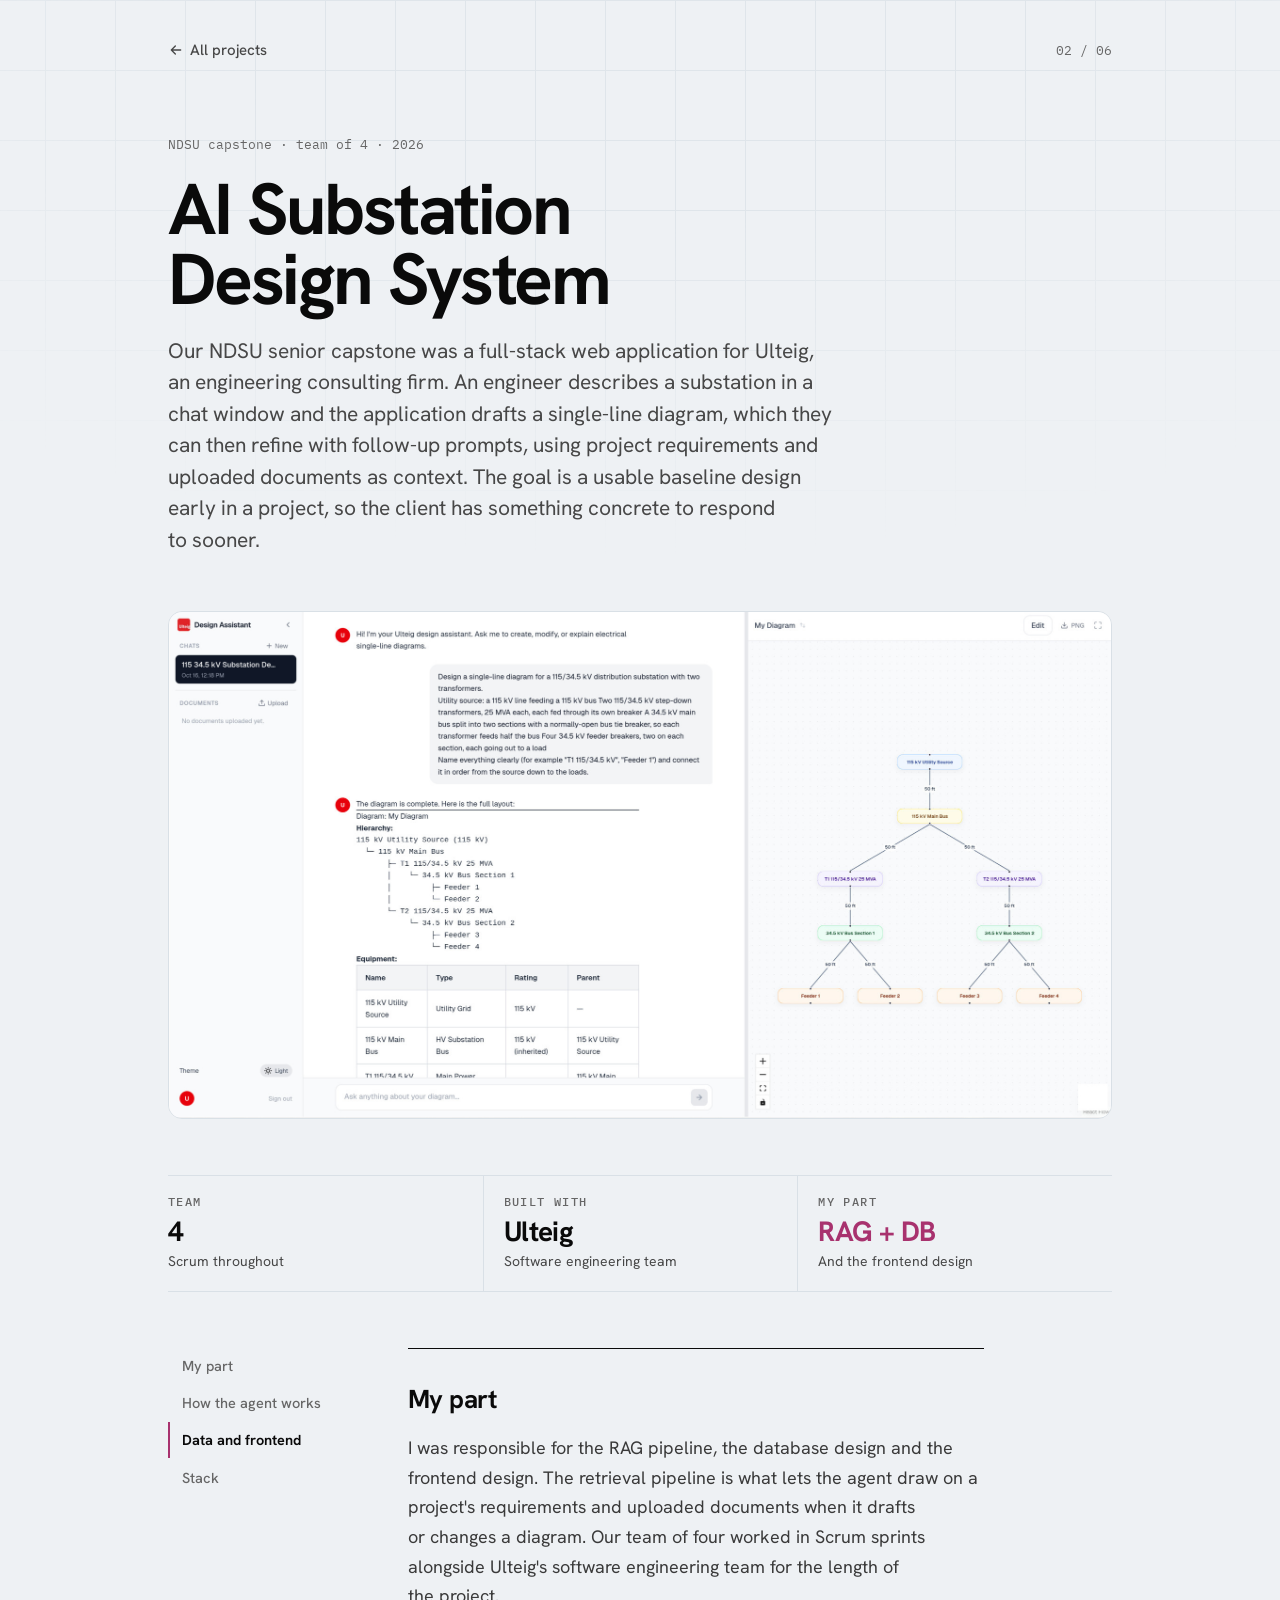
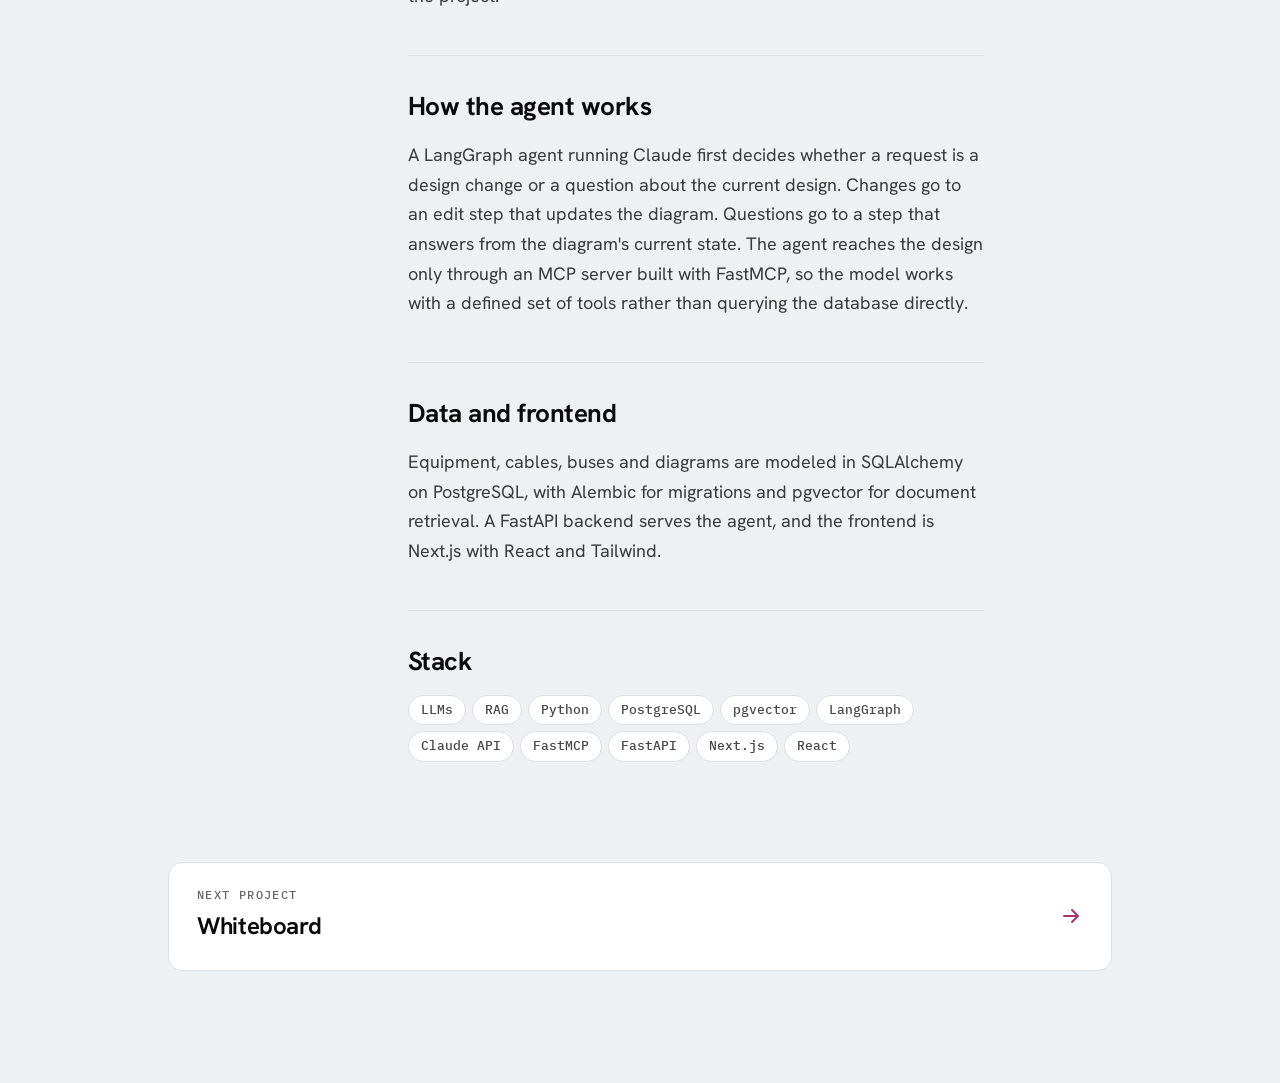
<file: projects/substation-design.html>
<!doctype html>
<html lang="en">
<head>
<meta charset="utf-8">
<meta name="viewport" content="width=device-width, initial-scale=1">
<title>AI Substation Design System | Ethan Phillips</title>
<meta name="description" content="A chat-based tool for drafting substation single-line diagrams in early design.">
<meta name="theme-color" content="#eef1f4">
<link rel="preconnect" href="https://fonts.googleapis.com">
<link rel="preconnect" href="https://fonts.gstatic.com" crossorigin>
<link href="https://fonts.googleapis.com/css2?family=Hanken+Grotesk:ital,wght@0,400;0,500;0,600;0,700;1,400&family=IBM+Plex+Mono:wght@400;500&display=swap" rel="stylesheet">
<link rel="stylesheet" href="../styles.css">
</head>
<body class="pp">
<a class="skip" href="#main">Skip to content</a>
<main class="pp-main" id="main">
  <div class="pp-top"><a class="back" href="../index.html#projects"><svg viewBox="0 0 24 24" width="16" height="16" fill="none" aria-hidden="true"><path d="M19 12H5M11 6l-6 6 6 6" stroke="currentColor" stroke-width="2" stroke-linecap="round" stroke-linejoin="round"/></svg>All projects</a><span class="pp-count">02 / 06</span></div>
  <header class="pp-head">
    <div class="pp-eyebrow"><span class="meta">NDSU capstone · team of 4 · 2026</span></div>
    <h1>AI Substation Design System</h1>
    <p class="pp-lede">Our NDSU senior capstone was a full-stack web application for Ulteig, an engineering consulting firm. An engineer describes a substation in a chat window and the application drafts a single-line diagram, which they can then refine with follow-up prompts, using project requirements and uploaded documents as context. The goal is a usable baseline design early in a project, so the client has something concrete to respond to sooner.</p>
    
  </header>
  <img class="hero-img" src="../images/substation.jpg" width="2000" height="1075" alt="The substation design assistant: a chat on the left and the generated single-line diagram on the right, with a utility source, two 115/34.5 kV transformers, a bus tie and four feeders">
  <dl class="pp-facts"><div><dt>Team</dt><dd class="n">4</dd><dd class="s">Scrum throughout</dd></div><div><dt>Built with</dt><dd class="n">Ulteig</dd><dd class="s">Software engineering team</dd></div><div><dt>My part</dt><dd class="n hi">RAG + DB</dd><dd class="s">And the frontend design</dd></div></dl>
    <div class="pp-body">
    <nav class="pp-index" aria-label="On this page"><a href="#role">My part</a><a href="#agent">How the agent works</a><a href="#data">Data and frontend</a><a href="#stack">Stack</a></nav>
    <div class="pp-sections"><section id="role"><h2>My part</h2><p>I was responsible for the RAG pipeline, the database design and the frontend design. The retrieval pipeline is what lets the agent draw on a project&#x27;s requirements and uploaded documents when it drafts or changes a diagram. Our team of four worked in Scrum sprints alongside Ulteig&#x27;s software engineering team for the length of the project.</p></section><section id="agent"><h2>How the agent works</h2><p>A LangGraph agent running Claude first decides whether a request is a design change or a question about the current design. Changes go to an edit step that updates the diagram. Questions go to a step that answers from the diagram's current state. The agent reaches the design only through an MCP server built with FastMCP, so the model works with a defined set of tools rather than querying the database directly.</p></section><section id="data"><h2>Data and frontend</h2><p>Equipment, cables, buses and diagrams are modeled in SQLAlchemy on PostgreSQL, with Alembic for migrations and pgvector for document retrieval. A FastAPI backend serves the agent, and the frontend is Next.js with React and Tailwind.</p></section><section id="stack"><h2>Stack</h2><ul class="tags big"><li>LLMs</li><li>RAG</li><li>Python</li><li>PostgreSQL</li><li>pgvector</li><li>LangGraph</li><li>Claude API</li><li>FastMCP</li><li>FastAPI</li><li>Next.js</li><li>React</li></ul></section></div>
  </div>
<a class="pp-next" href="whiteboard.html"><span><span class="pp-next-k">Next project</span><span class="pp-next-t">Whiteboard</span></span><svg viewBox="0 0 24 24" width="24" height="24" fill="none" aria-hidden="true"><path d="M5 12h14M13 6l6 6-6 6" stroke="currentColor" stroke-width="2" stroke-linecap="round" stroke-linejoin="round"/></svg></a>
</main>
<script>
(function(){var l=[].slice.call(document.querySelectorAll('.pp-index a'));if(!('IntersectionObserver' in window))return;
var o=new IntersectionObserver(function(e){e.forEach(function(x){if(x.isIntersecting){l.forEach(function(a){a.removeAttribute('aria-current');if(a.getAttribute('href')==='#'+x.target.id)a.setAttribute('aria-current','true')})}})},{rootMargin:'-20% 0px -70% 0px'});
document.querySelectorAll('.pp-sections section').forEach(function(s){o.observe(s)})})();
</script>
</body>
</html>
</file>
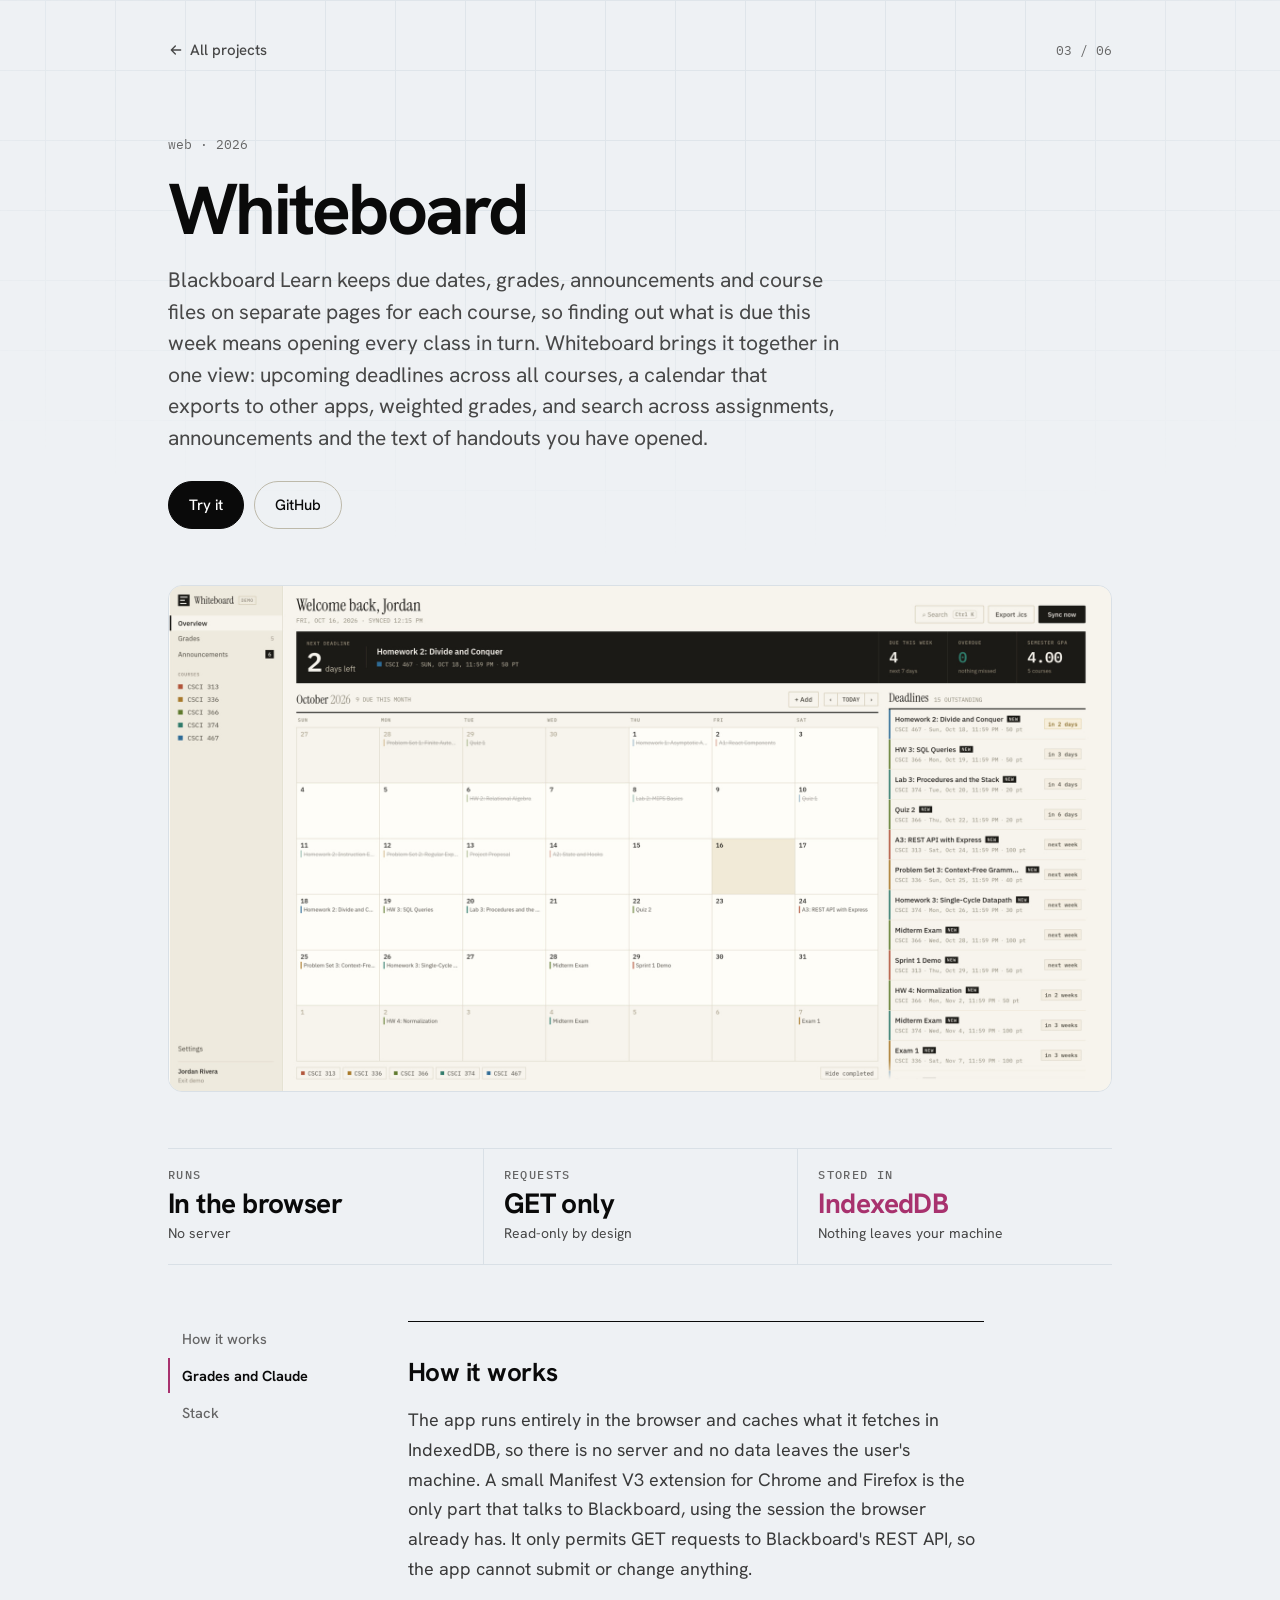
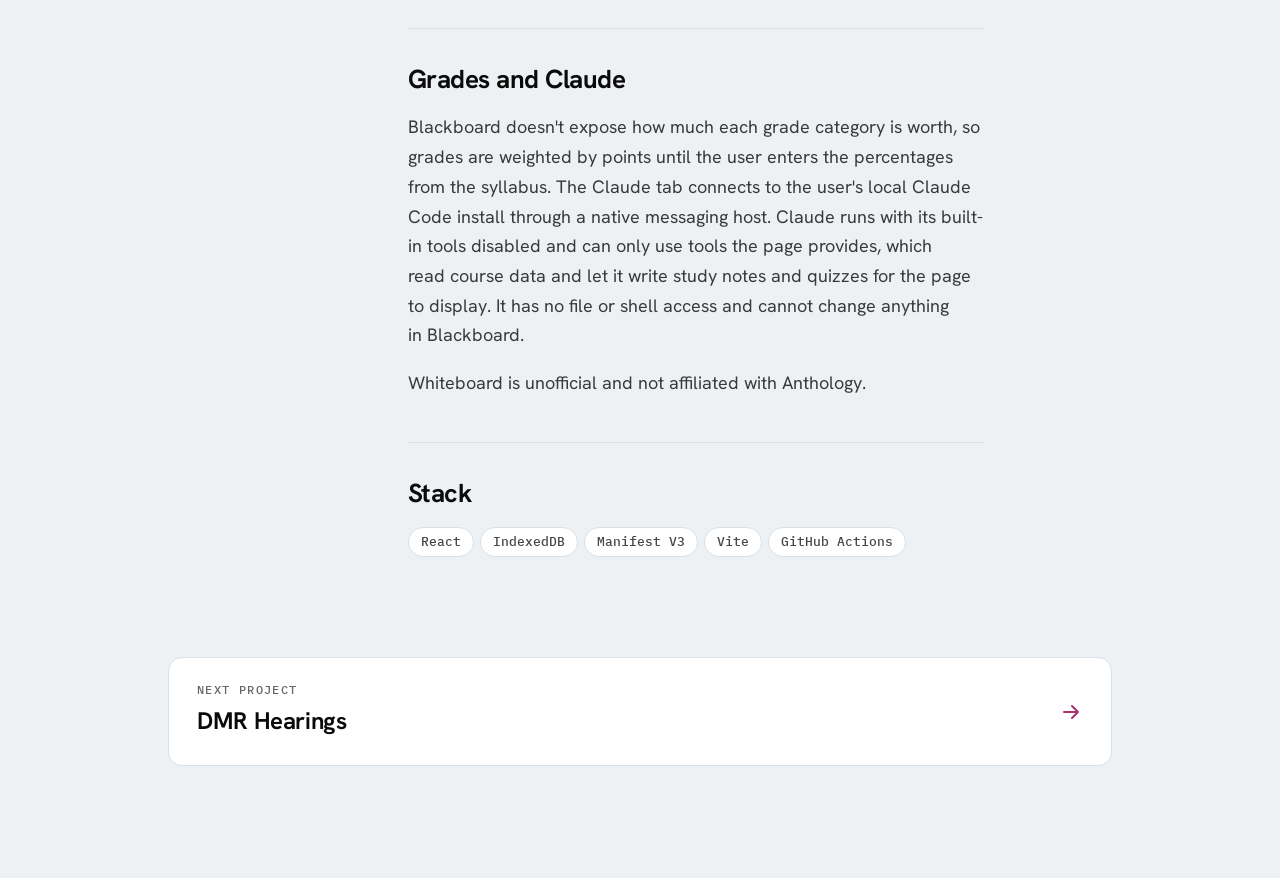
<file: projects/whiteboard.html>
<!doctype html>
<html lang="en">
<head>
<meta charset="utf-8">
<meta name="viewport" content="width=device-width, initial-scale=1">
<title>Whiteboard | Ethan Phillips</title>
<meta name="description" content="A read-only dashboard for Blackboard Learn that puts deadlines, grades and announcements in one place.">
<meta name="theme-color" content="#eef1f4">
<link rel="preconnect" href="https://fonts.googleapis.com">
<link rel="preconnect" href="https://fonts.gstatic.com" crossorigin>
<link href="https://fonts.googleapis.com/css2?family=Hanken+Grotesk:ital,wght@0,400;0,500;0,600;0,700;1,400&family=IBM+Plex+Mono:wght@400;500&display=swap" rel="stylesheet">
<link rel="stylesheet" href="../styles.css">
</head>
<body class="pp">
<a class="skip" href="#main">Skip to content</a>
<main class="pp-main" id="main">
  <div class="pp-top"><a class="back" href="../index.html#projects"><svg viewBox="0 0 24 24" width="16" height="16" fill="none" aria-hidden="true"><path d="M19 12H5M11 6l-6 6 6 6" stroke="currentColor" stroke-width="2" stroke-linecap="round" stroke-linejoin="round"/></svg>All projects</a><span class="pp-count">03 / 06</span></div>
  <header class="pp-head">
    <div class="pp-eyebrow"><span class="meta">web · 2026</span></div>
    <h1>Whiteboard</h1>
    <p class="pp-lede">Blackboard Learn keeps due dates, grades, announcements and course files on separate pages for each course, so finding out what is due this week means opening every class in turn. Whiteboard brings it together in one view: upcoming deadlines across all courses, a calendar that exports to other apps, weighted grades, and search across assignments, announcements and the text of handouts you have opened.</p>
    <div class="cta"><a class="btn solid" href="https://ethanphillips.dev/whiteboard/?demo" target="_blank" rel="noopener">Try it</a><a class="btn line" href="https://github.com/ethan-phillips26/whiteboard" target="_blank" rel="noopener">GitHub</a></div>
  </header>
  <img class="hero-img" src="../images/whiteboard.jpg" width="2000" height="1072" alt="Whiteboard demo: a month calendar beside a list of upcoming deadlines for five courses">
  <dl class="pp-facts"><div><dt>Runs</dt><dd class="n">In the browser</dd><dd class="s">No server</dd></div><div><dt>Requests</dt><dd class="n">GET only</dd><dd class="s">Read-only by design</dd></div><div><dt>Stored in</dt><dd class="n hi">IndexedDB</dd><dd class="s">Nothing leaves your machine</dd></div></dl>
    <div class="pp-body">
    <nav class="pp-index" aria-label="On this page"><a href="#how">How it works</a><a href="#know">Grades and Claude</a><a href="#stack">Stack</a></nav>
    <div class="pp-sections"><section id="how"><h2>How it works</h2><p>The app runs entirely in the browser and caches what it fetches in IndexedDB, so there is no server and no data leaves the user's machine. A small Manifest V3 extension for Chrome and Firefox is the only part that talks to Blackboard, using the session the browser already has. It only permits GET requests to Blackboard's REST API, so the app cannot submit or change anything.</p></section><section id="know"><h2>Grades and Claude</h2><p>Blackboard doesn't expose how much each grade category is worth, so grades are weighted by points until the user enters the percentages from the syllabus. The Claude tab connects to the user's local Claude Code install through a native messaging host. Claude runs with its built-in tools disabled and can only use tools the page provides, which read course data and let it write study notes and quizzes for the page to display. It has no file or shell access and cannot change anything in Blackboard.</p><p>Whiteboard is unofficial and not affiliated with Anthology.</p></section><section id="stack"><h2>Stack</h2><ul class="tags big"><li>React</li><li>IndexedDB</li><li>Manifest V3</li><li>Vite</li><li>GitHub Actions</li></ul></section></div>
  </div>
<a class="pp-next" href="dmr-hearings.html"><span><span class="pp-next-k">Next project</span><span class="pp-next-t">DMR Hearings</span></span><svg viewBox="0 0 24 24" width="24" height="24" fill="none" aria-hidden="true"><path d="M5 12h14M13 6l6 6-6 6" stroke="currentColor" stroke-width="2" stroke-linecap="round" stroke-linejoin="round"/></svg></a>
</main>
<script>
(function(){var l=[].slice.call(document.querySelectorAll('.pp-index a'));if(!('IntersectionObserver' in window))return;
var o=new IntersectionObserver(function(e){e.forEach(function(x){if(x.isIntersecting){l.forEach(function(a){a.removeAttribute('aria-current');if(a.getAttribute('href')==='#'+x.target.id)a.setAttribute('aria-current','true')})}})},{rootMargin:'-20% 0px -70% 0px'});
document.querySelectorAll('.pp-sections section').forEach(function(s){o.observe(s)})})();
</script>
</body>
</html>
</file>
<file: styles.css>
:root {
  --canvas: #eef1f4;
  --white: #fff;
  --ink: #0a0a0a;
  --body: #3a3a3a;
  --dim: #666;
  --dim-2: #474747;
  --hair: #d9e0e6;
  --strong: #e0e7ec;
  --amber: #a8326e;
  --sky: #a8326e;
  --sage: #a8326e;
  --clay: #a8326e;
  --lilac: #a8326e;
  --mono: "IBM Plex Mono", ui-monospace, Menlo, Consolas, monospace;
  --leg: #a8326e;
  --font: "Hanken Grotesk", system-ui, -apple-system, "Segoe UI", sans-serif;
  --ease: cubic-bezier(0, 0, .2, 1);
  --side: 260px;
}

*, *::before, *::after { box-sizing: border-box; }
html { scroll-behavior: smooth; }
body {
  margin: 0; background: var(--canvas); color: var(--body);
  font-family: var(--font); font-size: 16px; line-height: 1.6; -webkit-font-smoothing: antialiased;
}
::selection { background: var(--leg); color: #fff; }
* { scrollbar-color: #cfccc0 transparent; }
a { color: inherit; }
button { font: inherit; color: inherit; }
:focus-visible { outline: 2px solid var(--ink); outline-offset: 3px; border-radius: 6px; }
h1, h2, h3, p, ul, ol { margin: 0; }
ul, ol { padding: 0; list-style: none; }

.skip { position: absolute; left: -999px; top: 8px; background: var(--ink); color: #fff; padding: 8px 14px; border-radius: 8px; z-index: 100; }
.skip:focus { left: 8px; }

.shell { display: flex; align-items: flex-start; min-height: 100vh; }

/* ---------- sidebar ---------- */
.side {
  position: sticky; top: 0; height: 100vh; flex: none; width: var(--side);
  display: flex; flex-direction: column; gap: 24px; padding: 32px 16px;
  background: var(--canvas); border-right: 1px solid var(--hair);
  overflow-x: hidden; overflow-y: auto; transition: width .3s var(--ease);
}
.side-top { display: flex; align-items: center; justify-content: space-between; gap: 8px; }
.who-wrap { display: flex; align-items: center; gap: 12px; padding-left: 10px; min-width: 0; }
.avatar {
  flex: none; width: 56px; height: 56px; border-radius: 50%; border: 0; cursor: pointer;
  background: var(--ink); color: var(--canvas); font-weight: 700; font-size: 18px; letter-spacing: .02em;
  transition: transform .2s var(--ease), background-color .2s;
}
.avatar { padding: 0; overflow: hidden; background: #17181b; }
.avatar img { display: block; width: 100%; height: 100%; object-fit: cover; }
.avatar:hover { transform: scale(1.06) rotate(-4deg); background: #1f1f1f; }
.avatar:active { transform: scale(.94); }
.who { display: flex; flex-direction: column; gap: 2px; min-width: 0; }
.nm { font-weight: 600; font-size: 16px; color: var(--ink); letter-spacing: -.01em; white-space: nowrap; }

.icon-btn {
  position: relative; flex: none; display: grid; place-items: center; width: 32px; height: 32px; border: 0; border-radius: 8px; background: none; cursor: pointer; color: var(--dim-2);
  transition: background-color .15s, color .15s, transform .15s;
}
.icon-btn:hover { background: var(--strong); color: var(--ink); }
.icon-btn:active { transform: scale(.9); }
.icon-btn svg { width: 18px; height: 18px; }
.chev { transition: transform .3s var(--ease); transform-origin: 11px 12px; }
.talk-mini, .burger { display: none; }

.menu-wrap { display: flex; flex-direction: column; gap: 16px; }
.menu-label { font-size: 13px; font-weight: 500; letter-spacing: .14em; text-transform: uppercase; color: var(--dim); padding: 0 10px; }
.menu { display: flex; flex-direction: column; gap: 2px; }
.menu + .menu { margin-top: 0; padding-top: 12px; border-top: 1px solid var(--hair); }
.item {
  display: flex; align-items: center; gap: 10px; padding: 7px 10px; border-radius: 8px; text-decoration: none; color: var(--body); font-size: 14px;
  transition: background-color .15s, color .15s;
}
.item svg { width: 16px; height: 16px; flex: none; color: var(--dim-2); transition: color .15s; }
.item .lab { flex: 1; white-space: nowrap; }
.item kbd {
  display: grid; place-items: center; flex: none; width: 20px; height: 20px; border: 1px solid var(--hair); border-radius: 4px; background: var(--canvas);
  font: 500 12px/1 var(--font); color: var(--dim); transition: background-color .15s, transform .15s;
}
.item:hover { background: var(--strong); color: var(--ink); }
.item:hover svg { color: var(--ink); }
.item.on { background: var(--strong); color: var(--ink); }
.item.on svg { color: var(--ink); }
.item.press kbd { transform: scale(1.25); background: var(--amber); border-color: var(--amber); color: var(--ink); }
.talk {
  display: flex; align-items: center; gap: 10px; justify-content: center; margin-top: auto; padding: 10px 14px; border-radius: 999px;
  background: var(--ink); color: #fff; text-decoration: none; font-size: 14px; font-weight: 500; transition: transform .2s var(--ease), background-color .2s;
}
.talk svg { width: 16px; height: 16px; }
.talk:hover { background: #1f1f1f; transform: translateY(-1px); }
.talk:active { transform: scale(.97); }

/* collapsed rail */
.side.is-collapsed { width: 72px; padding-inline: 12px; }
.side.is-collapsed .who, .side.is-collapsed .menu-label, .side.is-collapsed .lab, .side.is-collapsed .item kbd, .side.is-collapsed .collapse { display: none; }
.side.is-collapsed .side-top { flex-direction: column; gap: 8px; }
.side.is-collapsed .who-wrap { padding-left: 0; }
.side.is-collapsed .avatar { width: 44px; height: 44px; font-size: 15px; }
.side.is-collapsed .item, .side.is-collapsed .talk { justify-content: center; padding-inline: 0; }
.side.is-collapsed .talk { width: 44px; height: 44px; padding: 0; margin-inline: auto; border-radius: 50%; }
.side.is-collapsed .side-top .collapse { display: grid; }
.side.is-collapsed .collapse .chev { transform: scaleX(-1); }

/* ---------- main ---------- */
.main { flex: 1; min-width: 0; }
.col { width: min(840px, 100% - 192px); margin-inline: auto; }

.hero { position: relative; padding: 84px 0 56px; overflow: hidden; }
.grid-wrap { position: absolute; inset: 0 0 auto 0; display: flex; justify-content: center; pointer-events: auto; }
.grid {
  display: grid; grid-template-columns: repeat(16, 70px); grid-template-rows: repeat(9, 70px); width: 1120px; height: 630px; flex: none;
  -webkit-mask-image: radial-gradient(ellipse 130% 105% at 50% 0%, #000 55%, transparent 98%);
  mask-image: radial-gradient(ellipse 130% 105% at 50% 0%, #000 55%, transparent 98%);
}
.cell { border: .5px solid var(--hair); background: var(--canvas); }
.hero-in { position: relative; z-index: 2; width: min(840px, 100% - 192px); margin-inline: auto; pointer-events: none; display: flex; flex-direction: column; align-items: flex-start; gap: 24px; }
.hero-in a, .hero-in .pill { pointer-events: auto; }
h1 { max-width: 680px; font-size: 52px; line-height: 1.08; font-weight: 680; letter-spacing: -.02em; color: var(--ink); text-wrap: balance; }
.sub { max-width: 640px; font-size: 20px; line-height: 1.5; color: var(--dim-2); text-wrap: pretty; }
.pills { display: flex; flex-wrap: wrap; gap: 8px; }
.pill { padding: 4px 12px; border: 1px solid var(--hair); border-radius: 999px; font-size: 13px; font-weight: 500; color: var(--dim-2); background: rgba(255,255,255,.5); }
.cta { display: flex; flex-wrap: wrap; gap: 10px; }
.btn {
  display: inline-flex; align-items: center; padding: 11px 20px; border-radius: 999px; text-decoration: none; font-size: 15px; font-weight: 500; border: 1px solid var(--ink);
  transition: transform .2s var(--ease), background-color .2s, color .2s;
}
.btn.solid { background: var(--ink); color: #fff; }
.btn.solid:hover { background: #1f1f1f; transform: translateY(-1px); }
.btn.line { background: transparent; color: var(--ink); border-color: #bdb9aa; }
.btn.line:hover { border-color: var(--ink); background: rgba(255,255,255,.6); transform: translateY(-1px); }
.btn:active { transform: scale(.97); }

.block { padding: 32px 0 64px; }
.block.last { padding-bottom: 96px; }
.sec { font-size: 30px; line-height: 1.15; font-weight: 680; letter-spacing: -.02em; color: var(--ink); margin-bottom: 28px; }
.sec.big { font-size: 44px; margin-bottom: 14px; }
.tool-grid h3 { font-size: 18px; font-weight: 600; color: var(--ink); margin-bottom: 6px; letter-spacing: -.01em; }

.rule { display: flex; align-items: center; gap: 16px; margin-block: 0; }
.rule i { flex: 1; height: 1px; background: rgba(140, 120, 200, .22); }
.rule b { width: 6px; height: 6px; border-radius: 50%; background: rgba(140, 120, 200, .45); }

/* timeline */
.timeline { display: flex; flex-direction: column; gap: 32px; }
.timeline li { display: flex; gap: 16px; }
.av { flex: none; display: grid; place-items: center; width: 44px; height: 44px; border-radius: 12px; background: var(--white); border: 1px solid var(--hair); font-weight: 600; font-size: 14px; color: var(--ink); }
.timeline li:nth-child(1) .av { background: var(--amber); border-color: var(--amber); }
.tl-body { flex: 1; min-width: 0; }
.tl-head { display: flex; flex-wrap: wrap; align-items: baseline; justify-content: space-between; gap: 2px 16px; margin-bottom: 6px; }
.tl-head h3 { font-size: 18px; font-weight: 600; color: var(--ink); letter-spacing: -.01em; }
.date { font-size: 13.5px; color: var(--dim); font-variant-numeric: tabular-nums; }
.tl-body p { color: var(--dim-2); max-width: 66ch; text-wrap: pretty; }
.tags { display: flex; flex-wrap: wrap; gap: 6px; margin-top: 12px; }
.tags li { padding: 2px 10px; border: 1px solid var(--hair); border-radius: 999px; font-size: 13px; font-weight: 500; color: var(--dim); }
.tags.big { margin-top: 0; }
.tags.big li { font-size: 14px; padding: 4px 12px; color: var(--dim-2); background: var(--white); }

/* project grid */
.pgrid { display: grid; grid-template-columns: repeat(auto-fill, minmax(250px, 1fr)); gap: 16px; }
.ptile { display: flex; flex-direction: column; overflow: hidden; border: 1px solid var(--hair); border-radius: 14px; background: var(--white); color: inherit; text-decoration: none; transition: border-color .2s, box-shadow .25s, transform .25s var(--ease); }
.ptile:hover { border-color: var(--ink); box-shadow: 0 12px 28px -16px rgba(10,10,10,.35); transform: translateY(-2px); }
.art { position: relative; aspect-ratio: 3 / 2; overflow: hidden; border-bottom: 1px solid var(--hair); background-color: #e8edf1; background-image: linear-gradient(var(--hair) 1px, transparent 1px), linear-gradient(90deg, var(--hair) 1px, transparent 1px); background-size: 24px 24px; background-position: -1px -1px; }
.art .fig, .art img { position: absolute; inset: 0; width: 100%; height: 100%; display: block; }
.art img { object-fit: cover; }
.art .go { position: absolute; right: 12px; top: 12px; color: var(--ink); opacity: 0; transform: translate(-3px, 3px); transition: opacity .2s, transform .2s; }
.ptile:hover .go, .ptile:focus-visible .go { opacity: 1; transform: none; }
.pbadge { position: absolute; left: 12px; top: 12px; padding: 2px 10px; border-radius: 999px; font-size: 12px; font-weight: 600; background: var(--white); border: 1px solid #bfc8d0; color: #3a3a3a; }
.pbadge.solid { background: var(--ink); border-color: var(--ink); color: #fff; }
.pbody { display: flex; flex-direction: column; gap: 6px; padding: 14px 16px 16px; }
.pbody h3 { font-size: 17px; font-weight: 600; color: var(--ink); letter-spacing: -.01em; line-height: 1.3; }
.pmeta { font-size: 13px; color: var(--dim); }
.psum { font-size: 14px; line-height: 1.5; color: var(--dim-2); display: -webkit-box; -webkit-line-clamp: 2; -webkit-box-orient: vertical; overflow: hidden; }
.pstack { margin-top: 2px; font-size: 12.5px; font-weight: 500; color: var(--dim); }

/* project pages */
.pp-main { max-width: 1040px; margin: 0 auto; padding: 32px 48px 112px; display: flex; flex-direction: column; gap: 48px; }
.back { align-self: flex-start; display: inline-flex; align-items: center; gap: 6px; min-height: 44px; font-size: 15px; font-weight: 500; color: var(--dim-2); text-decoration: none; transition: color .2s; }
.back:hover { color: var(--leg); }
.pp-head { display: flex; flex-direction: column; gap: 20px; margin-top: 8px; }
.pp-head h1 { font-size: 72px; line-height: .98; font-weight: 700; letter-spacing: -.035em; color: var(--ink); text-wrap: balance; }
.pp-lede { max-width: 56ch; font-size: 21px; line-height: 1.5; color: var(--dim-2); text-wrap: pretty; }
.pp-head .cta { margin-top: 8px; }
.hero-img { width: 100%; height: auto; display: block; border-radius: 14px; border: 1px solid var(--hair); background: var(--white); }
.hero-fig { margin: 0; display: flex; flex-direction: column; gap: 12px; }
.hero-fig .hero-img { max-width: 800px; image-rendering: pixelated; }
.hero-fig .hero-img.shot { image-rendering: auto; max-width: 960px; }
.hero-fig figcaption { font-size: 13.5px; color: var(--dim); max-width: 62ch; }
.pp-body { display: grid; grid-template-columns: 168px minmax(0, 1fr); column-gap: 72px; align-items: start; }
.pp-index { position: sticky; top: 24px; display: flex; flex-direction: column; gap: 2px; }
.pp-index a { padding: 6px 0; font-size: 14.5px; font-weight: 500; color: var(--dim); text-decoration: none; transition: color .2s; }
.pp-index a:hover { color: var(--ink); }
.pp-index a[aria-current] { color: var(--ink); font-weight: 650; }
.pp-sections { display: flex; flex-direction: column; max-width: 64ch; }
.pp-sections section { padding: 36px 0 44px; border-top: 1px solid var(--hair); display: flex; flex-direction: column; gap: 18px; scroll-margin-top: 16px; }
.pp-sections section:first-child { border-top: 1px solid var(--ink); }
.pp-sections h2 { font-size: 26px; line-height: 1.15; font-weight: 680; letter-spacing: -.02em; color: var(--ink); text-wrap: balance; }
.pp-sections p { font-size: 18px; line-height: 1.65; color: var(--body); text-wrap: pretty; }
.pp-sections .tags { margin-top: 0; }
.pp-sections .pp-ctx { font-size: 15px; color: var(--dim); }
@media (max-width: 860px) {
  .pp-main { padding: 24px 28px 80px; gap: 36px; }
  .pp-head h1 { font-size: 52px; }
  .pp-body { grid-template-columns: minmax(0, 1fr); row-gap: 8px; }
  .pp-index { position: static; flex-direction: row; gap: 8px; overflow-x: auto; padding-bottom: 8px; }
  .pp-index a { flex: none; padding: 6px 14px; border: 1px solid var(--hair); border-radius: 999px; background: var(--white); }
  .pp-index a[aria-current] { border-color: var(--ink); }
}
@media (max-width: 560px) { .pp-main { padding: 20px 20px 64px; } .pp-head h1 { font-size: 40px; } .pp-lede { font-size: 18px; } .pp-sections p { font-size: 17px; } .pp-sections h2 { font-size: 23px; } }

.links { display: flex; gap: 16px; font-size: 14px; font-weight: 500; color: var(--ink); }
.links span, .links a { text-decoration: underline; text-underline-offset: 4px; text-decoration-color: #bdb9aa; transition: text-decoration-color .2s; position: relative; z-index: 4; }
.links span::after, .links a.arr::after { content: " \2197"; }
.card:hover .links span, .links a:hover { text-decoration-color: var(--ink); }

.tool-grid { display: grid; grid-template-columns: 1fr 1fr; gap: 28px 32px; }
.tool-grid h3 { margin-bottom: 10px; }

.lead { font-size: 20px; line-height: 1.5; color: var(--dim-2); max-width: 640px; text-wrap: pretty; }
.last .cta { margin-top: 24px; }
.foot { margin-top: 56px; font-size: 13.5px; color: var(--dim); }

/* blur-in reveal (only when JS is on) */
.js [data-blur] { opacity: 0; filter: blur(3px); transform: translateY(8px); }
.js [data-blur].in { opacity: 1; filter: blur(0); transform: none; transition: opacity .7s var(--ease) var(--d, 0s), filter .7s var(--ease) var(--d, 0s), transform .7s var(--ease) var(--d, 0s); }

/* ---------- tablet / mobile ---------- */
@media (max-width: 1100px) { .col, .hero-in { width: calc(100% - 96px); } }

@media (max-width: 760px) {
  .shell { flex-direction: column; align-items: stretch; }
  .side { position: sticky; top: 0; z-index: 40; width: 100% !important; height: auto; flex-direction: column; gap: 0; padding: 10px 16px; border-right: 0; border-bottom: 1px solid var(--hair); overflow: visible; }
  .side-top { width: 100%; }
  .who-wrap { padding-left: 0; gap: 10px; }
  .avatar { width: 42px; height: 42px; font-size: 15px; }
  .collapse { display: none !important; }
  .talk-mini { display: inline-flex; align-items: center; margin-left: auto; margin-right: 4px; padding: 6px 12px; border: 1px solid var(--hair); border-radius: 999px; background: var(--canvas); font-size: 13px; color: var(--dim-2); text-decoration: none; transition: border-color .15s, color .15s, transform .15s; }
  .talk-mini:hover { border-color: var(--ink); color: var(--ink); }
  .talk-mini:active { transform: scale(.95); }
  .burger { display: grid; width: 36px; height: 36px; }
  .menu-wrap { display: none; padding: 12px 0 8px; gap: 12px; }
  .side.open .menu-wrap { display: flex; }
  .item { padding: 10px; }
  .item kbd { display: none; }
  .talk { display: none; }
  .side.is-collapsed .who, .side.is-collapsed .lab, .side.is-collapsed .menu-label { display: revert; }
  .side.is-collapsed .who { display: flex; }
  .side.is-collapsed .menu-label { display: block; }
  .side.is-collapsed .lab { display: block; }
  .side.is-collapsed .side-top { flex-direction: row; }
  .side.is-collapsed .avatar { width: 42px; height: 42px; }
  .side.is-collapsed .item { justify-content: flex-start; padding: 10px; }

  .hero { padding: 40px 0 32px; }
  .col, .hero-in { width: calc(100% - 48px); }
  h1 { font-size: 36px; }
  .sub { font-size: 18px; }
  .grid-wrap { justify-content: flex-start; left: -200px; }
  .tool-grid { grid-template-columns: 1fr; gap: 20px; }

  .block { padding-bottom: 48px; }
  .sec.big { font-size: 34px; }
  .btn { padding: 10px 16px; }
  .timeline li { gap: 12px; }
}

@media (prefers-reduced-motion: reduce) {
  html { scroll-behavior: auto; }
  *, *::before, *::after { animation: none !important; transition-duration: .001s !important; }
  .js [data-blur] { opacity: 1; filter: none; transform: none; }
}

/* mono for data, magenta for the active leg */
.date, .meta, .tags li, .item kbd, .menu-label, .foot, .links { font-family: var(--mono); }
.date, .meta { font-size: 12.5px; letter-spacing: 0; }
.tags li { font-size: 12px; }
.tags.big li { font-size: 13px; }
.menu-label { font-size: 11.5px; letter-spacing: .12em; }
.links { font-size: 13px; }
.foot { line-height: 1.8; font-size: 12.5px; }
.item.on { color: var(--leg); }
.item.on svg { color: var(--leg); }
.item.on kbd { border-color: var(--leg); color: var(--leg); }
.item.press kbd { background: var(--leg); border-color: var(--leg); color: #fff; }
.timeline li:nth-child(1) .av { background: var(--leg); border-color: var(--leg); color: #fff; }
.links a:hover, .links span { text-decoration-color: var(--leg); }
.card:hover .links span, .links a:hover { text-decoration-color: var(--leg); color: var(--leg); }
.pill:first-child { border-color: rgba(168,50,110,.35); color: var(--leg); }
.btn.solid { background: var(--ink); }
.btn.solid:hover { background: var(--leg); border-color: var(--leg); }
.bul { margin-top: 12px; display: grid; gap: 8px; max-width: 66ch; }
.bul li { position: relative; padding-left: 18px; color: var(--dim-2); text-wrap: pretty; }
.bul li::before { content: ""; position: absolute; left: 0; top: .72em; width: 8px; height: 2px; background: var(--leg); }
.rule i { background: rgba(168,50,110,.22); } .rule b { background: rgba(168,50,110,.5); }

.av svg { width: 22px; height: 22px; }
.timeline li:nth-child(1) .av svg { width: 24px; height: 24px; }

.shot { position: relative; display: block; width: 100%; padding: 0; border: 0; border-bottom: 1px solid var(--hair); background: #f4f1ea; line-height: 0; overflow: hidden; }
.shot img { width: 100%; height: auto; display: block; transition: transform .6s var(--ease); }
.card:hover .shot img { transform: scale(1.015); }

.shot { cursor: zoom-in; }
.zoom-hint { position: absolute; right: 12px; bottom: 12px; line-height: 1; padding: 7px 11px; border-radius: 999px; background: rgba(10,10,10,.82); color: #fff; font: 500 12px/1 var(--mono, 'IBM Plex Mono', monospace); opacity: 0; transform: translateY(4px); transition: opacity .25s, transform .25s var(--ease); pointer-events: none; }
.card:hover .zoom-hint, .shot:focus-visible .zoom-hint { opacity: 1; transform: none; }
.shot:focus-visible { outline: 2px solid var(--leg); outline-offset: -2px; }
.lb { border: 0; padding: 0; background: transparent; max-width: 96vw; max-height: 94vh; overflow: visible; }
.lb::backdrop { background: rgba(10,10,10,.78); backdrop-filter: blur(3px); }
.lb img { display: block; max-width: 96vw; max-height: 90vh; width: auto; height: auto; border-radius: 12px; background: #fff; box-shadow: 0 30px 80px -20px rgba(0,0,0,.6); cursor: zoom-out; }
.lb[open] img { animation: lbin .28s var(--ease); }
.lb-x { position: absolute; top: -40px; right: 0; padding: 7px 14px; border: 0; border-radius: 999px; background: #fff; color: var(--ink); font: 500 13px/1 var(--mono, 'IBM Plex Mono', monospace); cursor: pointer; }
@keyframes lbin { from { opacity: 0; transform: scale(.97); } to { opacity: 1; transform: none; } }
@media (prefers-reduced-motion: reduce) { .lb[open] img { animation: none; } .zoom-hint { transition: none; } }

/* ---------- project page: top row, eyebrow, facts, next ---------- */
body.pp { position: relative; overflow-x: hidden; }
body.pp::before { content: ""; position: absolute; inset: 0 0 auto 0; height: 560px; pointer-events: none; background-image: linear-gradient(var(--hair) 1px, transparent 1px), linear-gradient(90deg, var(--hair) 1px, transparent 1px); background-size: 70px 70px; background-position: center top; opacity: .7; -webkit-mask-image: radial-gradient(ellipse 80% 100% at 50% 0%, #000 40%, transparent 100%); mask-image: radial-gradient(ellipse 80% 100% at 50% 0%, #000 40%, transparent 100%); }
.pp-main { position: relative; gap: 56px; padding-top: 28px; }
.pp-top { display: flex; flex-wrap: wrap; align-items: center; justify-content: space-between; gap: 8px 24px; }
.pp-count { font: 400 12.5px/1 var(--mono); color: var(--dim); }
.pp-eyebrow { display: flex; flex-wrap: wrap; align-items: center; gap: 10px 14px; }
.pp-eyebrow .meta { font: 400 12.5px/1.4 var(--mono); color: var(--dim); }
.pp-badge { padding: 2px 10px; border-radius: 999px; background: var(--ink); color: #fff; font-size: 12px; font-weight: 600; }
.pp-facts { margin: 0; display: grid; grid-template-columns: repeat(3, minmax(0, 1fr)); border-top: 1px solid var(--hair); border-bottom: 1px solid var(--hair); }
.pp-facts > div { display: flex; flex-direction: column; gap: 4px; padding: 18px 20px 20px; border-left: 1px solid var(--hair); }
.pp-facts > div:first-child { padding-left: 0; border-left: 0; }
.pp-facts dt { font: 500 11.5px/1.4 var(--mono); letter-spacing: .12em; text-transform: uppercase; color: var(--dim); }
.pp-facts dd { margin: 0; }
.pp-facts .n { font-size: 28px; line-height: 1.15; font-weight: 700; letter-spacing: -.02em; color: var(--ink); }
.pp-facts .n.hi { color: var(--leg); }
.pp-facts .s { font-size: 14px; line-height: 1.45; color: var(--dim-2); }
.pp-index a { padding-left: 12px; border-left: 2px solid transparent; }
.pp-index a[aria-current] { border-left-color: var(--leg); }
.pp-next { display: flex; align-items: center; justify-content: space-between; gap: 12px 24px; padding: 24px 28px; border: 1px solid var(--hair); border-radius: 14px; background: var(--white); text-decoration: none; color: var(--leg); transition: border-color .2s; }
.pp-next:hover { border-color: var(--ink); }
.pp-next > span { display: flex; flex-direction: column; gap: 4px; }
.pp-next-k { font: 500 11.5px/1.4 var(--mono); letter-spacing: .12em; text-transform: uppercase; color: var(--dim); }
.pp-next-t { font-size: 24px; font-weight: 650; letter-spacing: -.015em; color: var(--ink); }
.pp-next svg { flex: none; }
@media (max-width: 860px) { .pp-index a { padding: 6px 14px; border-left: 1px solid var(--hair); } .pp-index a[aria-current] { border-color: var(--ink); } .pp-main { gap: 40px; } }
@media (max-width: 640px) {
  .pp-facts { grid-template-columns: 1fr; }
  .pp-facts > div, .pp-facts > div:first-child { padding: 14px 0; border-left: 0; border-top: 1px solid var(--hair); }
  .pp-facts > div:first-child { border-top: 0; }
  .pp-facts .n { font-size: 24px; }
  .pp-next { padding: 20px; } .pp-next-t { font-size: 20px; }
}
.back:hover { color: var(--leg); }
</file>
